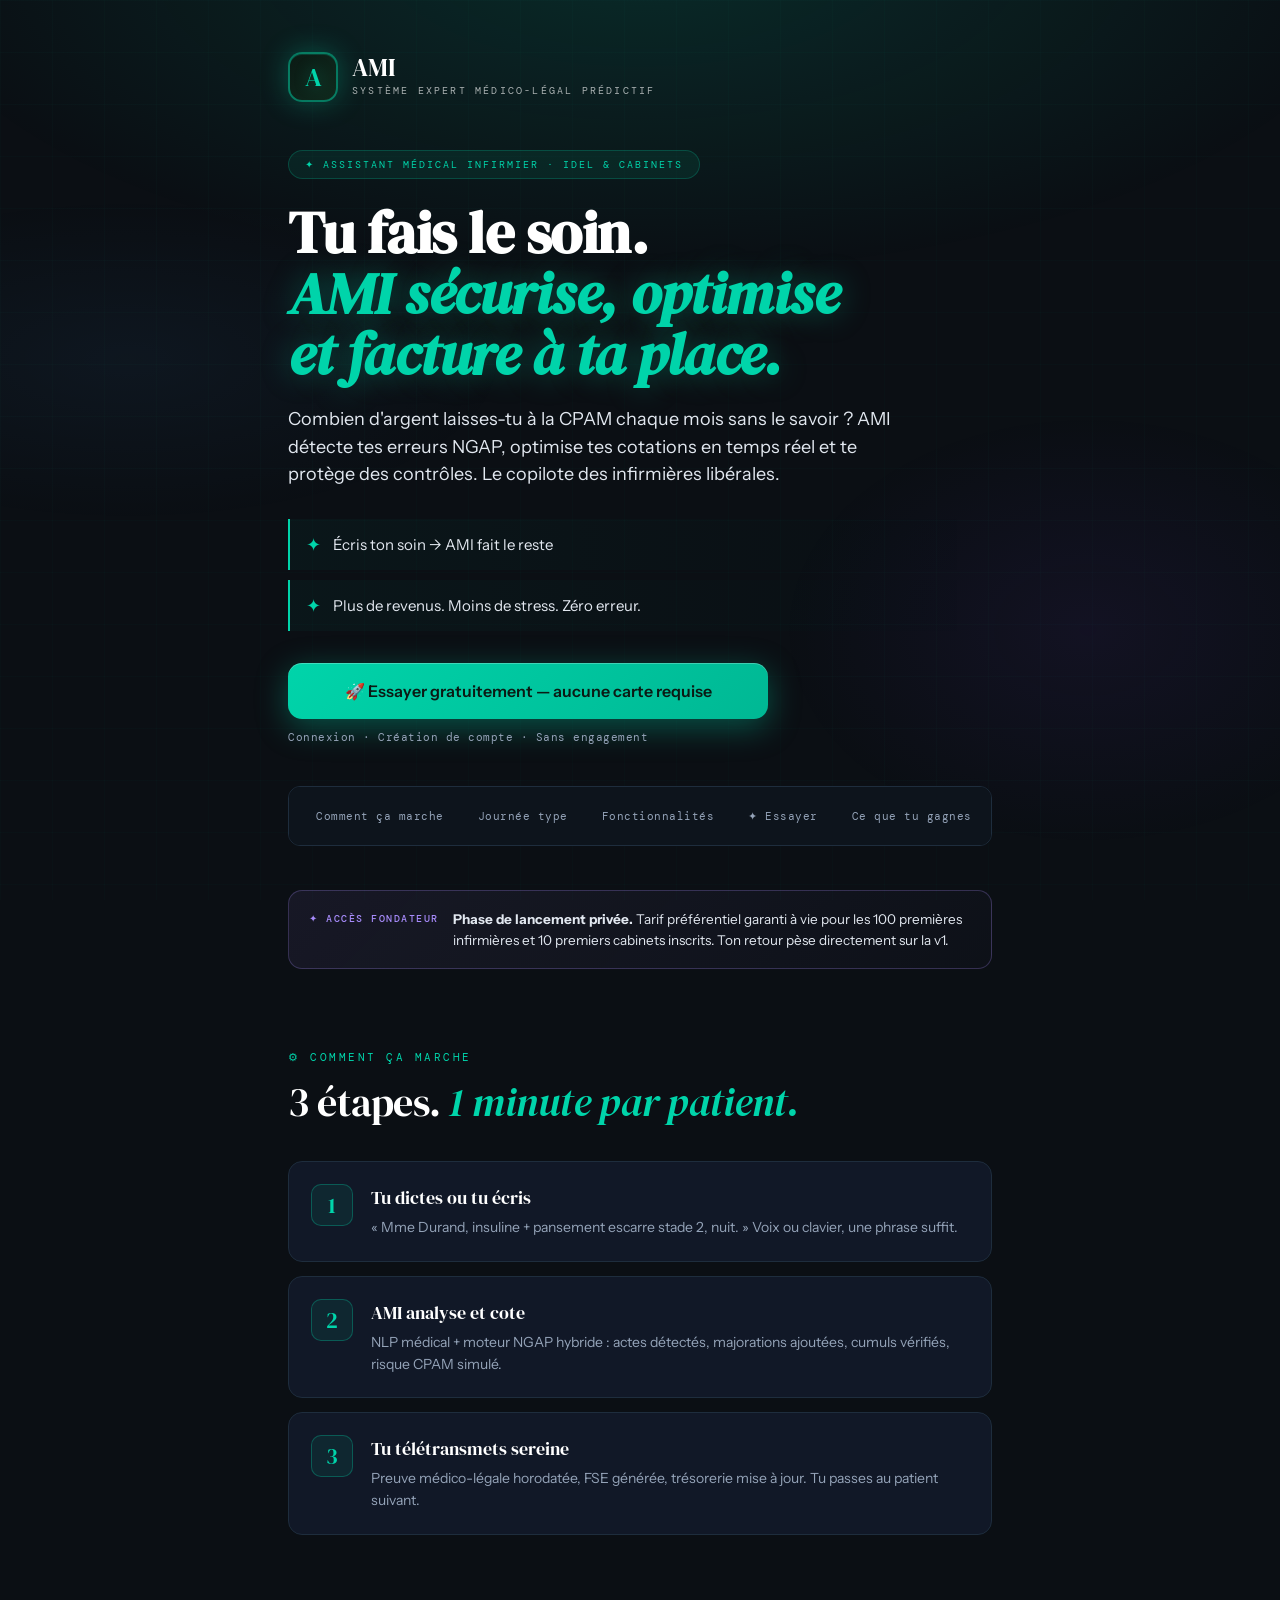
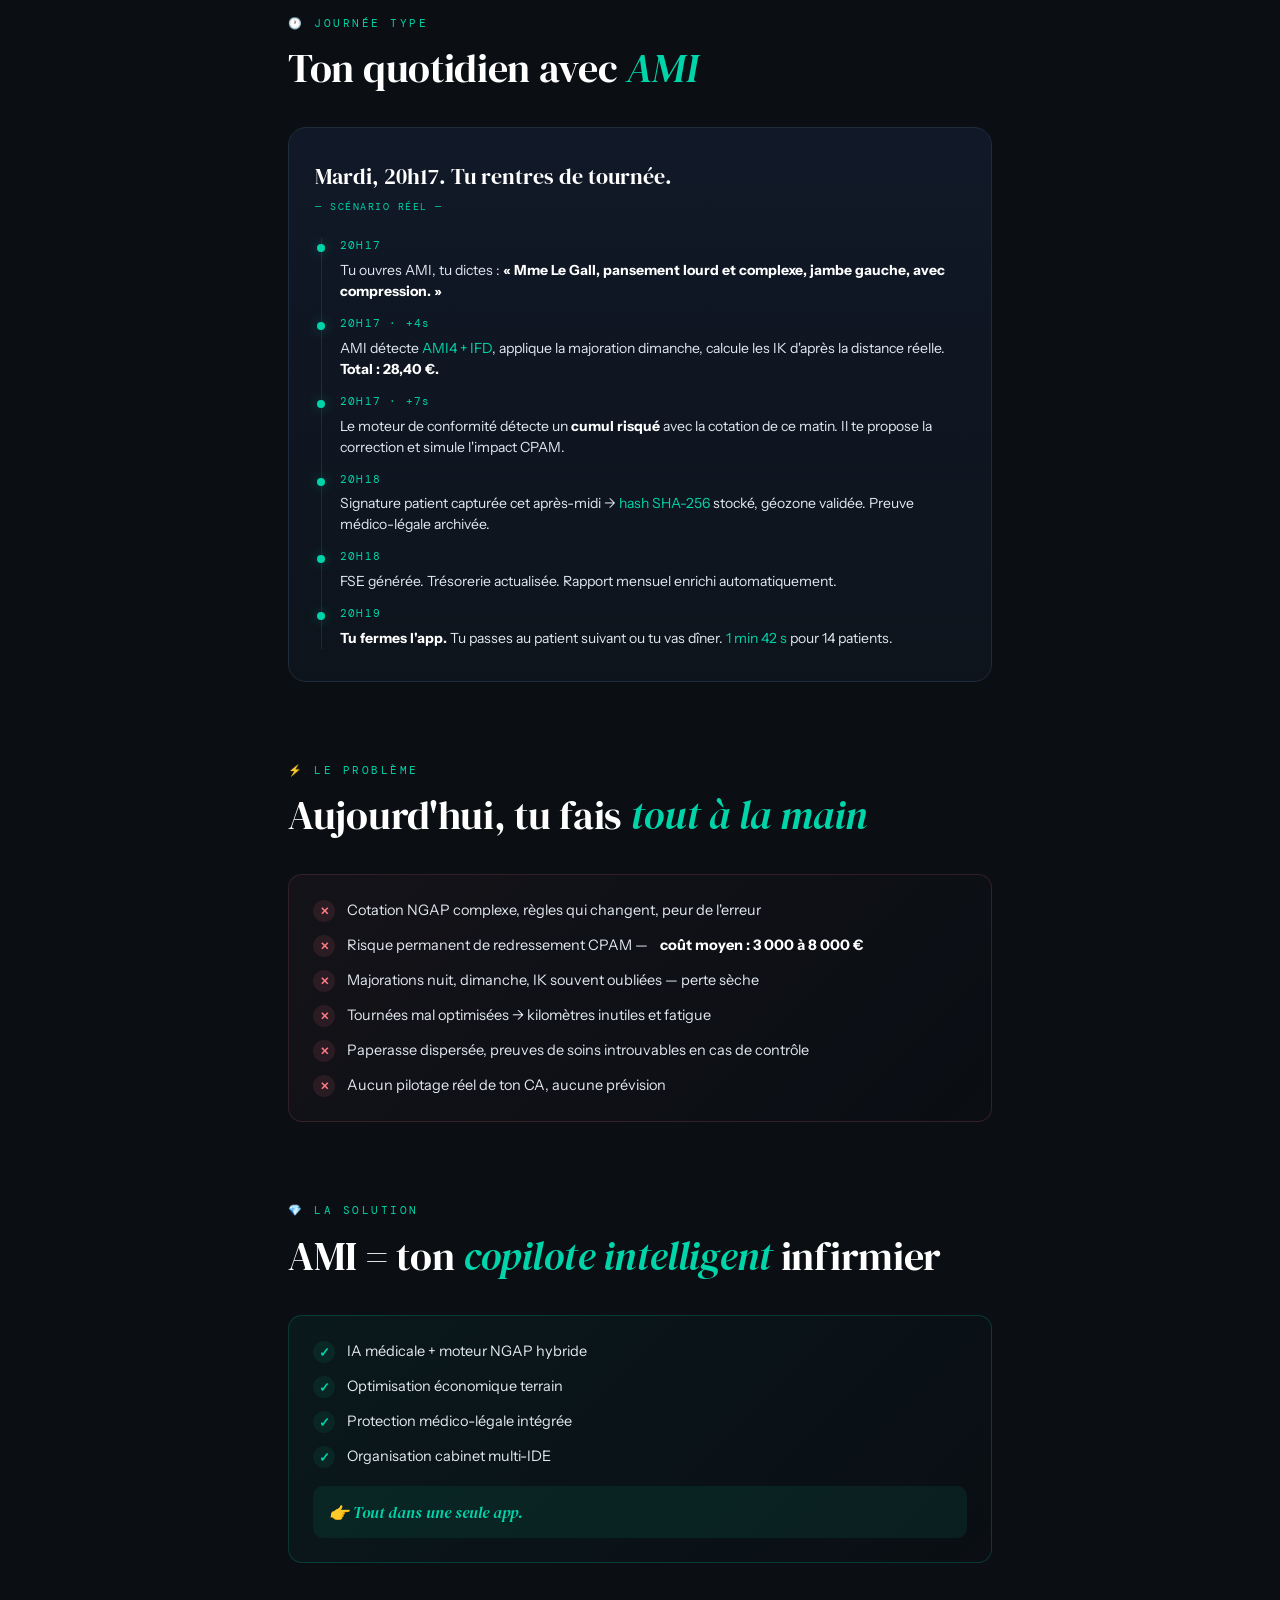
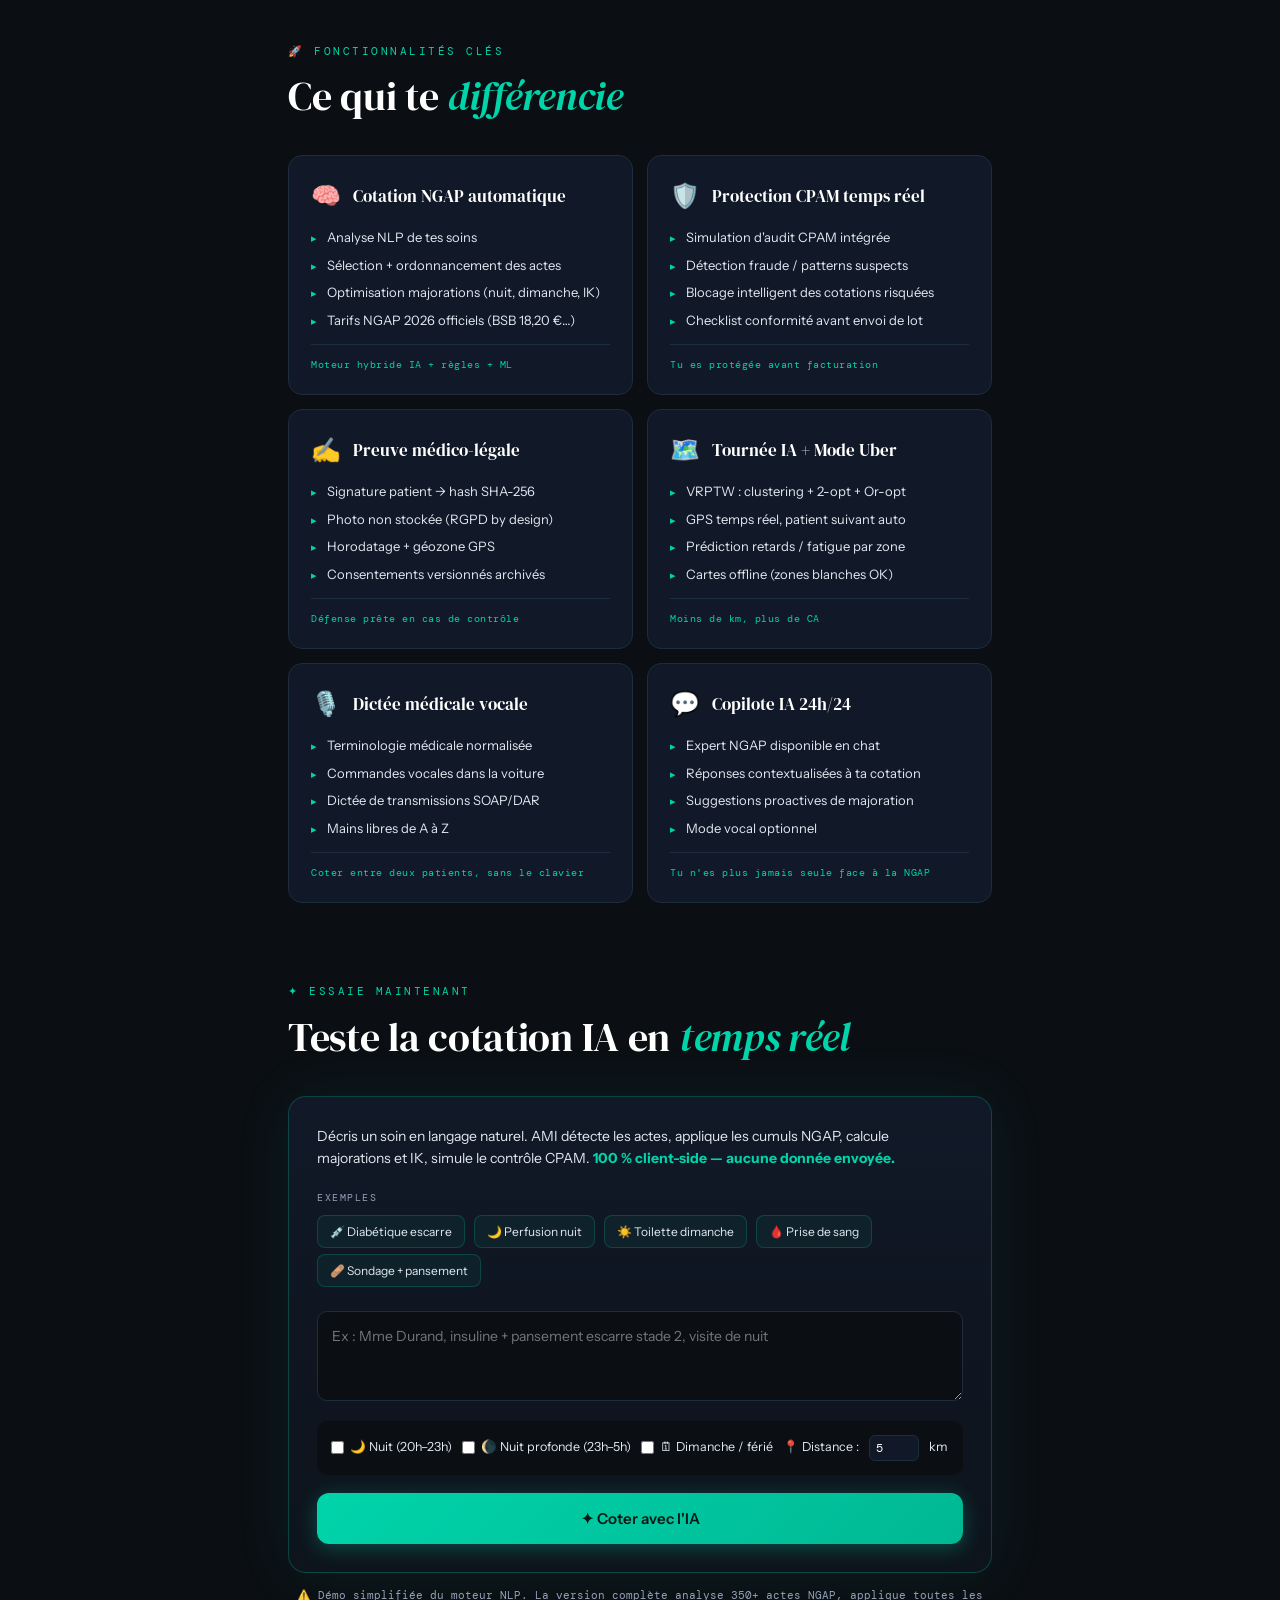
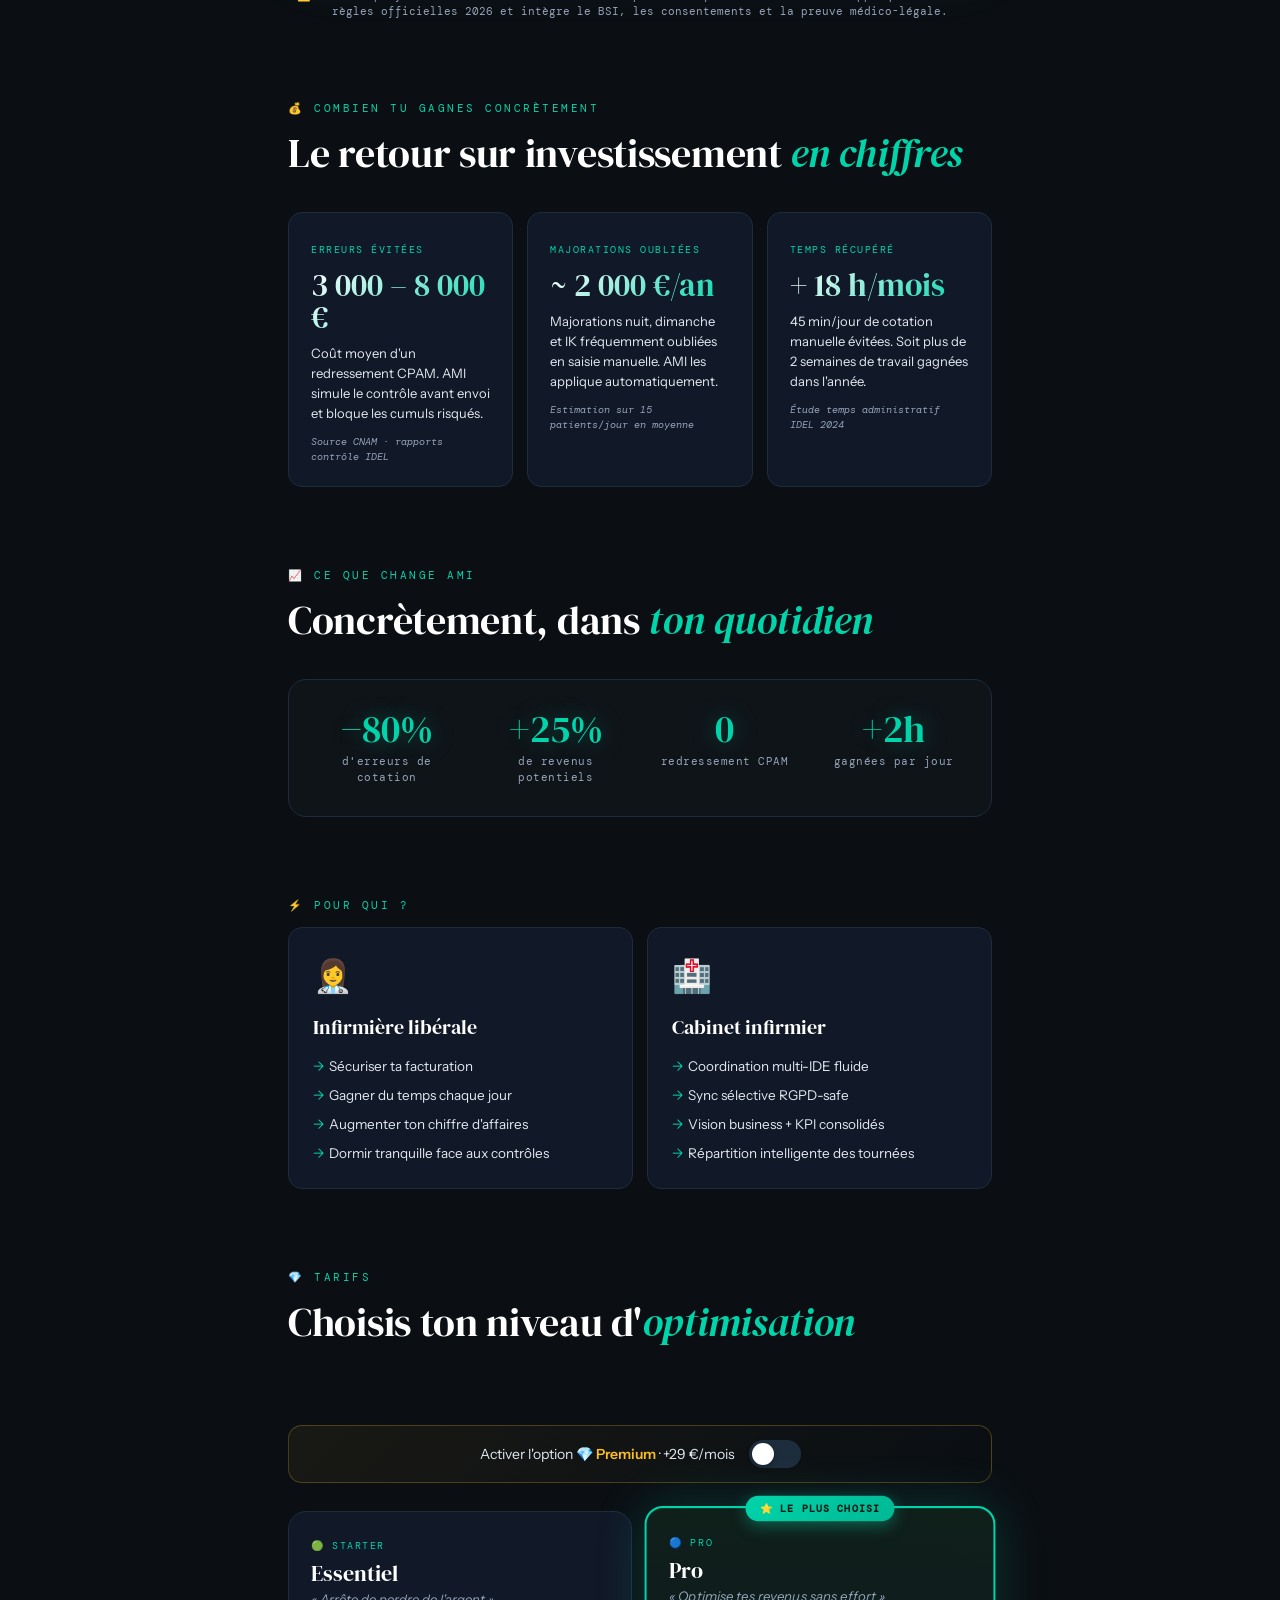
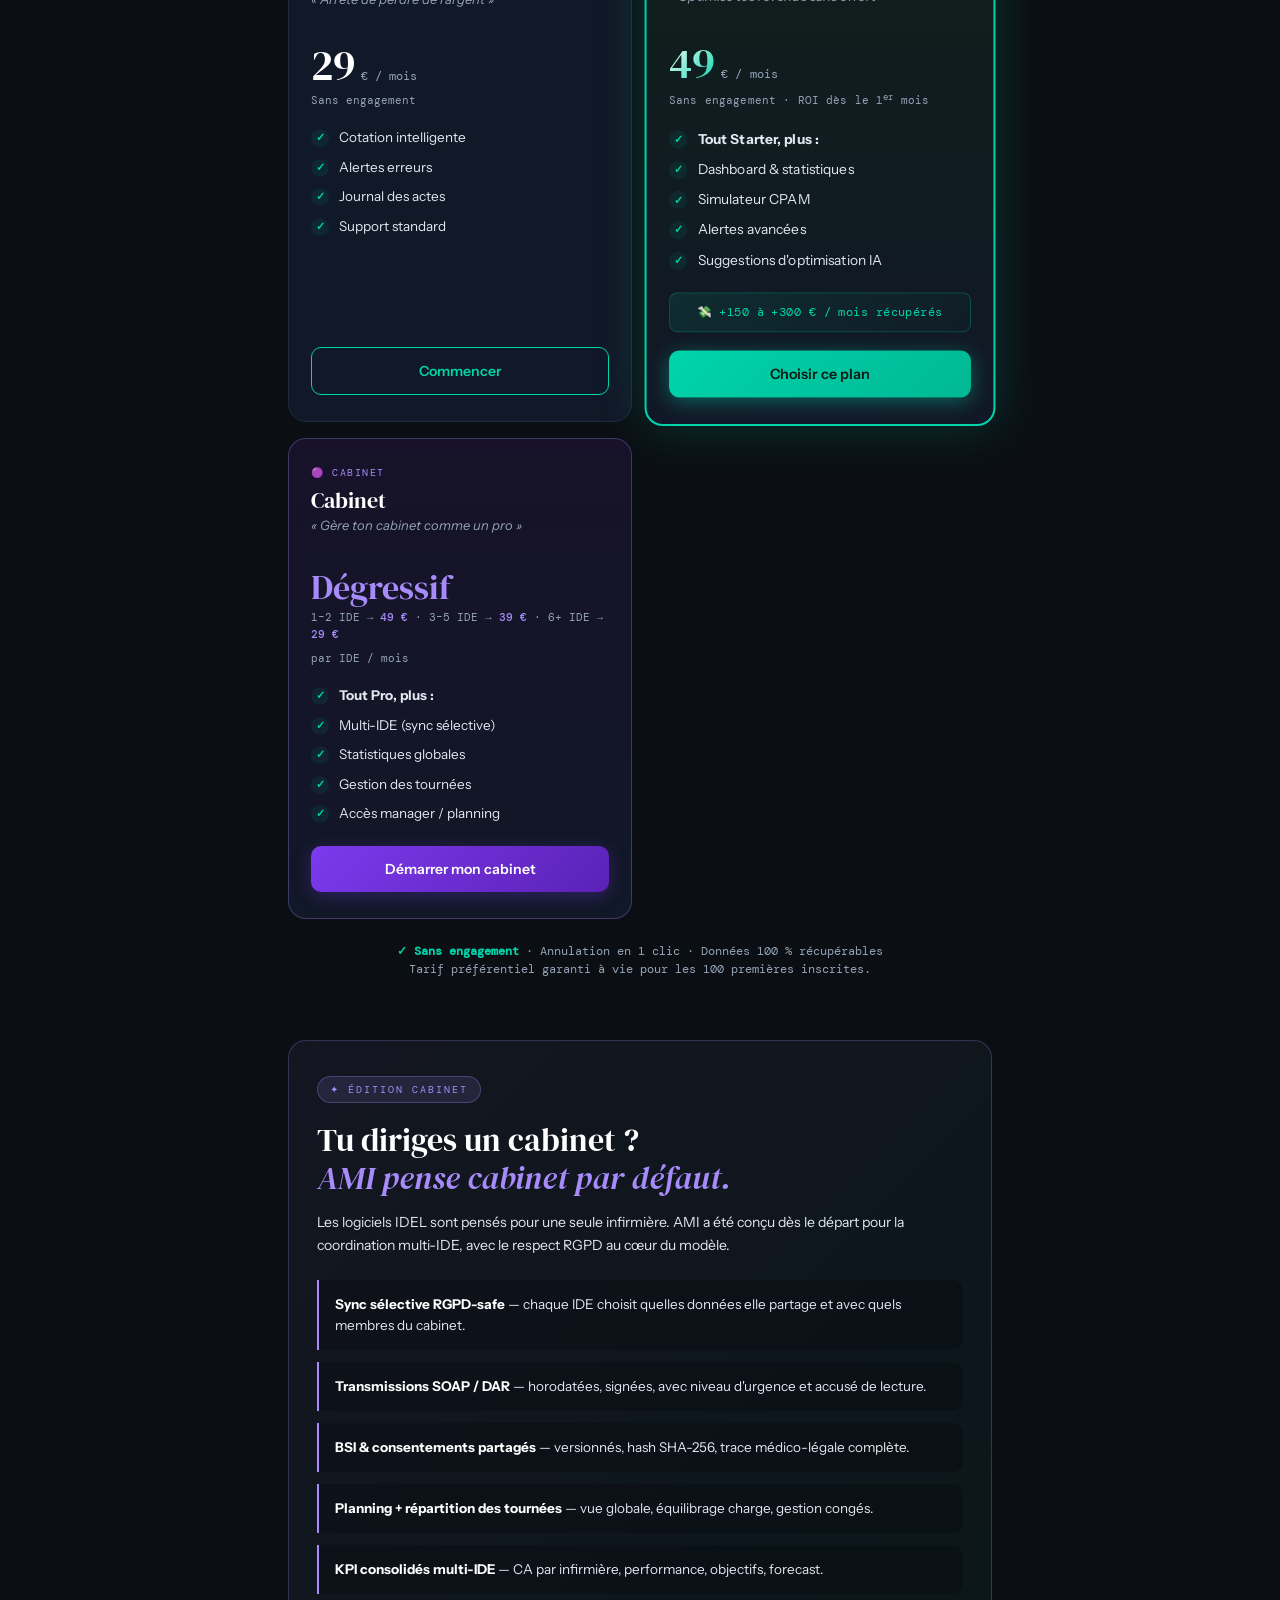
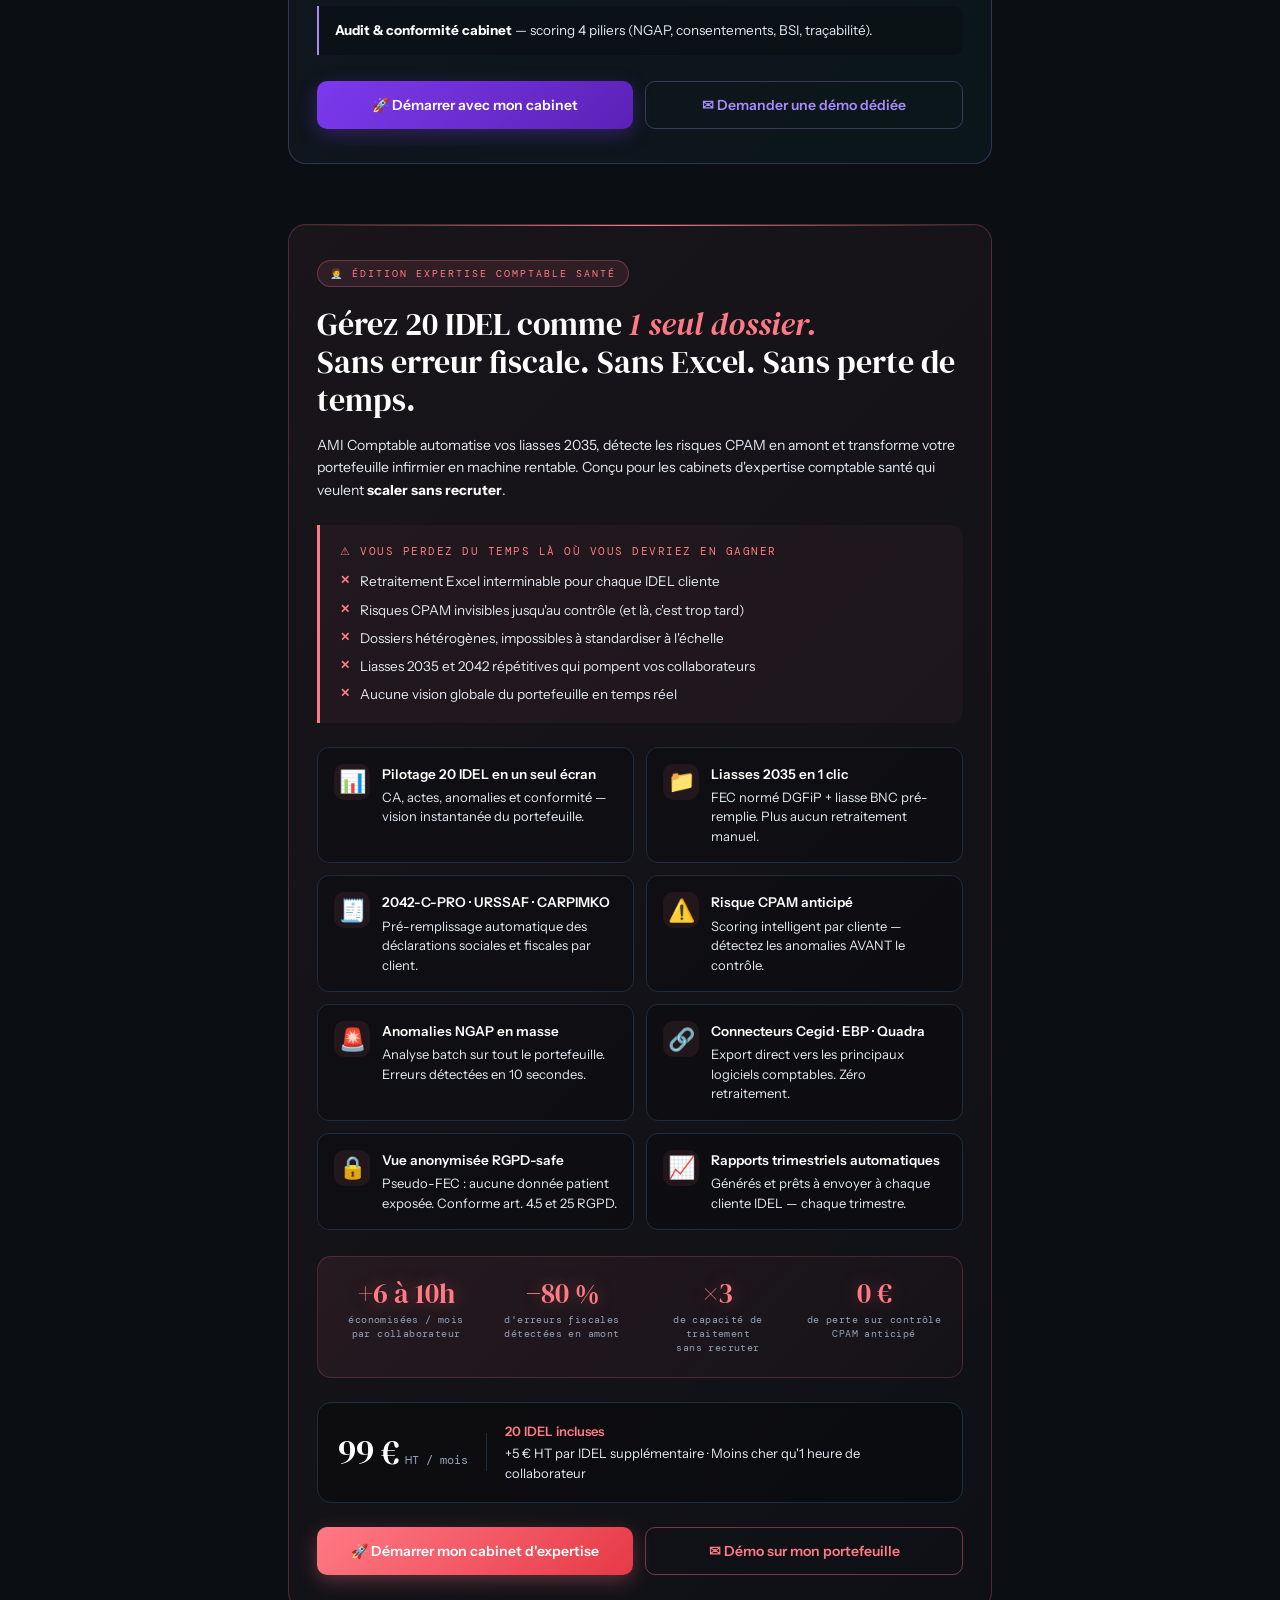
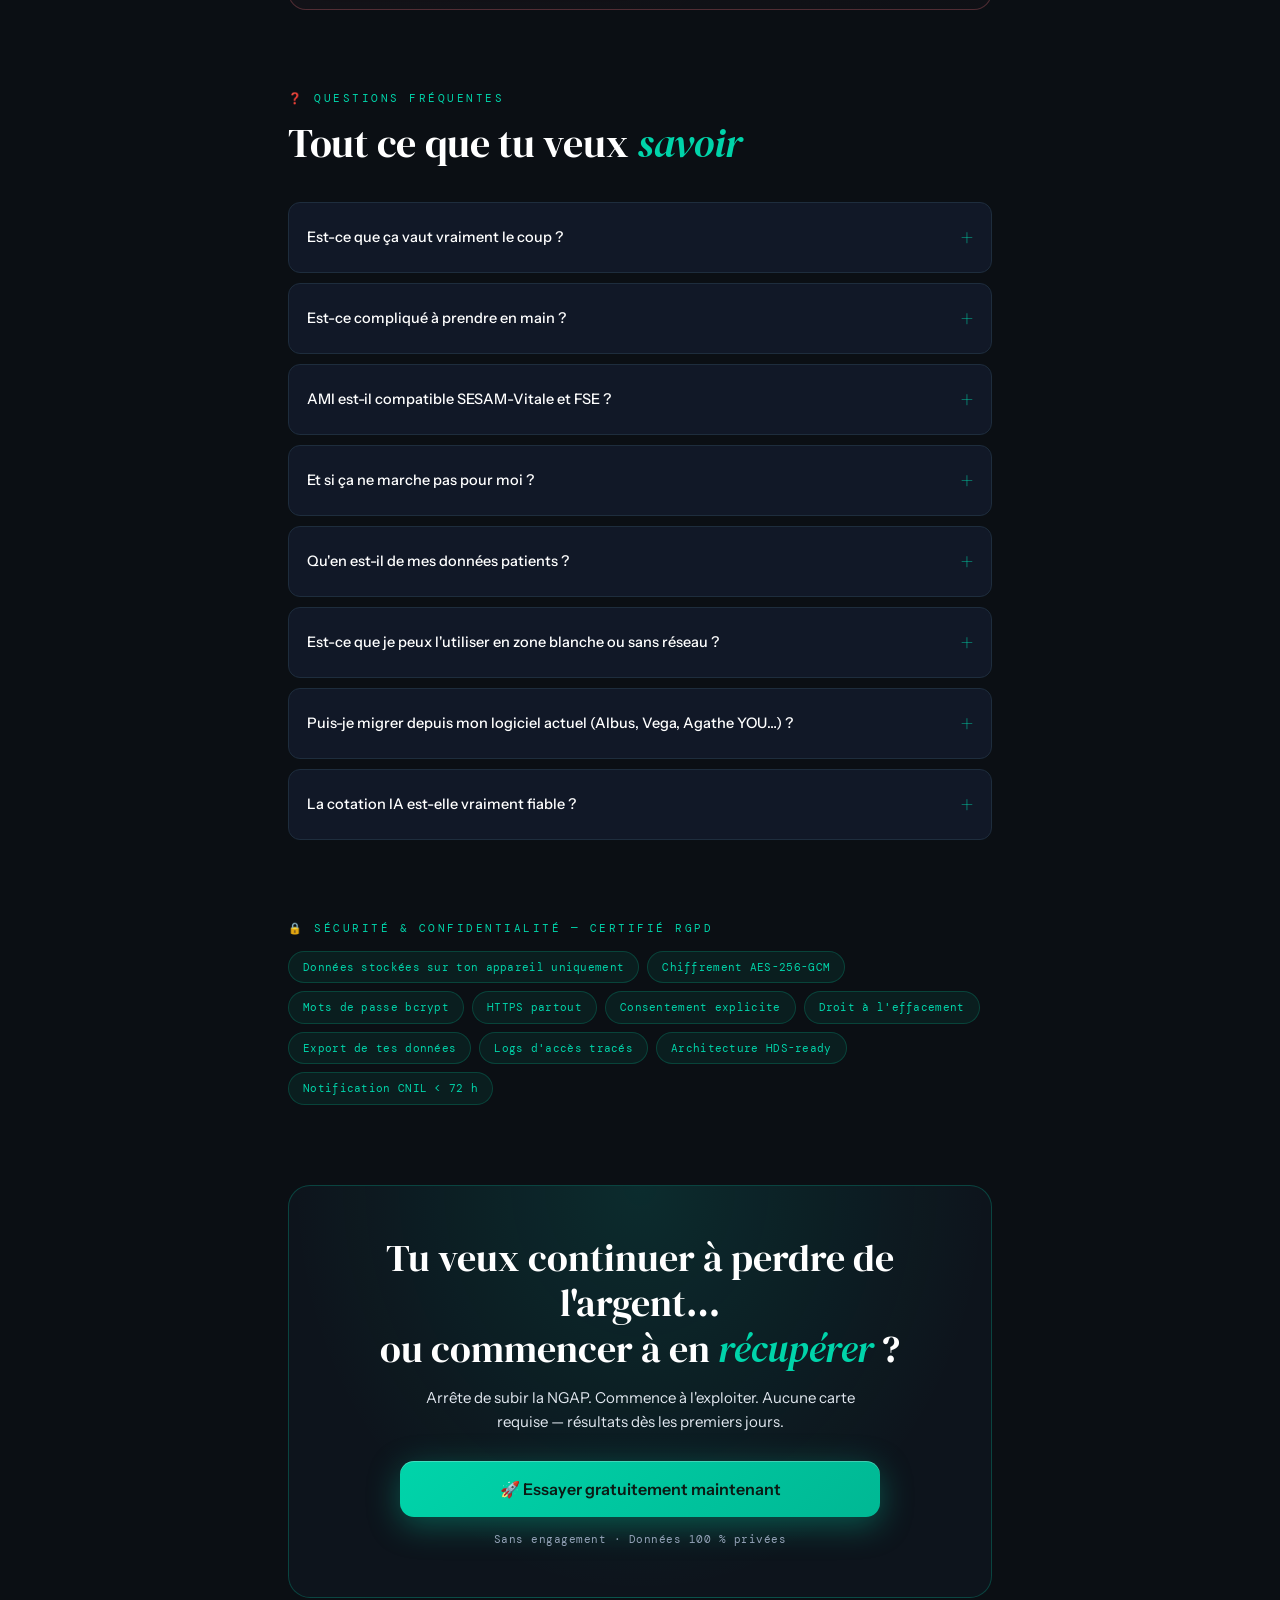
<file: AMI-landing.html>
<!DOCTYPE html>
<html lang="fr">
<head>
<meta charset="UTF-8">
<meta name="viewport" content="width=device-width, initial-scale=1.0, viewport-fit=cover">
<meta name="theme-color" content="#0b0f14">
<title>AMI — Cotation NGAP intelligente pour infirmières libérales</title>
<meta name="description" content="AMI sécurise tes cotations NGAP, optimise tes tournées et te protège des contrôles CPAM. Le copilote des infirmières libérales.">
<link rel="preconnect" href="https://fonts.googleapis.com">
<link rel="preconnect" href="https://fonts.gstatic.com" crossorigin>
<link href="https://fonts.googleapis.com/css2?family=DM+Serif+Display:ital@0;1&family=DM+Mono:wght@400;500&family=Instrument+Sans:ital,wght@0,400;0,500;0,600;1,400&display=swap" rel="stylesheet">
<style>
/* ═══════════════════════════════════════════════════════════
   AMI — LANDING PAGE v2
   Design system: dark medical SaaS · vert performance · violet IA
   ═══════════════════════════════════════════════════════════ */

:root{
  --fs:'DM Serif Display',serif;
  --fb:'Instrument Sans',sans-serif;
  --fm:'DM Mono',monospace;

  --bg:#0b0f14;
  --bg-2:#0f1419;
  --surface:#111827;
  --surface-2:#0d141c;
  --border:#1e2d3d;
  --border-soft:rgba(0,212,170,.15);

  --text:#ffffff;
  --text-soft:#e2e8f0;
  --muted:#94a3b8;
  --muted-2:#64748b;

  --green:#00d4aa;
  --green-glow:rgba(0,212,170,.35);
  --green-soft:rgba(0,212,170,.08);

  --violet:#a78bfa;
  --violet-2:#7c3aed;
  --violet-soft:rgba(167,139,250,.12);

  --pink:#FF7A85;
  --gold:#fbbf24;
}

*{box-sizing:border-box;margin:0;padding:0}
html{scroll-behavior:smooth}
body{
  font-family:var(--fb);
  background:var(--bg);
  color:var(--text);
  line-height:1.5;
  -webkit-font-smoothing:antialiased;
  overflow-x:hidden;
}

/* ─── BACKGROUND ATMOSPHÉRIQUE ─── */
.lp-bg{
  position:fixed;inset:0;pointer-events:none;z-index:0;
  background-image:
    radial-gradient(ellipse 90% 55% at 50% -5%,rgba(0,212,170,.14) 0%,transparent 65%),
    radial-gradient(ellipse 40% 40% at 85% 70%,rgba(124,58,237,.07) 0%,transparent 60%),
    radial-gradient(ellipse 50% 30% at 10% 40%,rgba(79,168,255,.05) 0%,transparent 60%),
    linear-gradient(rgba(0,212,170,.018) 1px,transparent 1px),
    linear-gradient(90deg,rgba(0,212,170,.018) 1px,transparent 1px);
  background-size:100% 100%,100% 100%,100% 100%,52px 52px,52px 52px;
}

.lp-wrap{
  position:relative;z-index:1;
  max-width:760px;width:100%;
  margin:0 auto;
  padding:52px 28px 140px;
}

/* ═══ TOP BAR ═══ */
.lp-logo{display:flex;align-items:center;gap:14px;margin-bottom:48px}
.lp-mark{
  width:50px;height:50px;
  background:linear-gradient(135deg,#0b1a14,#102a1e);
  border:2px solid rgba(0,212,170,.5);
  border-radius:14px;
  display:grid;place-items:center;
  font-family:var(--fs);font-size:26px;color:var(--green);
  text-shadow:0 0 16px var(--green-glow);
  box-shadow:0 0 28px rgba(0,212,170,.3),inset 0 1px 0 rgba(0,212,170,.18);
}
.lp-app-name{font-family:var(--fs);font-size:25px;color:#fff;line-height:1}
.lp-app-sub{font-family:var(--fm);font-size:9.5px;color:#fff;opacity:.65;letter-spacing:2.2px;text-transform:uppercase;margin-top:4px}

/* ═══ HERO ═══ */
.lp-badge{
  display:inline-flex;align-items:center;gap:6px;
  background:var(--green-soft);
  border:1px solid rgba(0,212,170,.22);
  border-radius:24px;
  padding:6px 16px;
  font-family:var(--fm);font-size:10px;letter-spacing:2px;color:var(--green);
  text-transform:uppercase;margin-bottom:24px;
}

.lp-h1{
  font-family:var(--fs);
  font-size:clamp(34px,6.5vw,58px);
  line-height:1.05;
  color:#fff;
  margin-bottom:20px;
  letter-spacing:-.5px;
}
.lp-h1 em{font-style:italic;color:var(--green);text-shadow:0 0 30px var(--green-glow)}

.lp-subtitle{
  font-size:18px;color:var(--text-soft);
  line-height:1.55;
  margin-bottom:30px;
  max-width:620px;
}

.lp-promise{display:flex;flex-direction:column;gap:10px;margin-bottom:32px}
.lp-promise-item{
  display:flex;align-items:center;gap:12px;
  font-size:15px;color:var(--text-soft);
  padding:12px 16px;
  background:linear-gradient(90deg,rgba(0,212,170,.04),transparent);
  border-left:2px solid var(--green);
  border-radius:0 8px 8px 0;
}
.lp-promise-item::before{content:"✦";color:var(--green);font-family:var(--fs);font-size:18px}

.lp-cta-wrap{margin-bottom:40px}
.lp-cta{
  display:inline-flex;align-items:center;justify-content:center;gap:8px;
  background:linear-gradient(135deg,#00d4aa,#00b894);
  color:#0b1a14;
  font-family:var(--fb);font-weight:600;font-size:16px;
  padding:18px 32px;
  border:none;border-radius:14px;
  cursor:pointer;
  box-shadow:0 8px 32px rgba(0,212,170,.35),inset 0 1px 0 rgba(255,255,255,.25);
  transition:transform .2s,box-shadow .2s;
  width:100%;max-width:480px;
}
.lp-cta:hover{transform:translateY(-2px);box-shadow:0 12px 40px rgba(0,212,170,.5),inset 0 1px 0 rgba(255,255,255,.3)}
.lp-cta-sub{
  font-family:var(--fm);font-size:11px;color:var(--muted);
  margin-top:10px;letter-spacing:.5px;
}

/* ═══ TOC ═══ */
.lp-toc{
  margin:36px 0 44px;
  padding:14px;
  background:var(--surface-2);
  border:1px solid var(--border);
  border-radius:12px;
  overflow-x:auto;
  -webkit-overflow-scrolling:touch;
}
.lp-toc-inner{display:flex;gap:8px;white-space:nowrap}
.lp-toc-link{
  display:inline-block;padding:6px 12px;
  font-family:var(--fm);font-size:11px;color:var(--muted);
  text-decoration:none;letter-spacing:.5px;
  border:1px solid transparent;border-radius:8px;
  transition:all .15s;
}
.lp-toc-link:hover{color:var(--green);border-color:var(--border-soft);background:var(--green-soft)}

/* ═══ FOUNDER BADGE ═══ */
.lp-founder{
  display:flex;align-items:flex-start;gap:14px;
  padding:18px 20px;
  background:linear-gradient(135deg,rgba(167,139,250,.08),rgba(167,139,250,.02));
  border:1px solid rgba(167,139,250,.25);
  border-radius:14px;
  margin-bottom:60px;
}
.lp-founder-badge{
  font-family:var(--fm);font-size:10px;letter-spacing:1.5px;color:var(--violet);
  text-transform:uppercase;font-weight:500;
  white-space:nowrap;flex-shrink:0;
  padding-top:2px;
}
.lp-founder-txt{font-size:13.5px;color:var(--text-soft);line-height:1.5}

/* ═══ SECTION LABELS / TITRES ═══ */
.lp-sec-label{
  font-family:var(--fm);font-size:11px;letter-spacing:2.5px;color:var(--green);
  text-transform:uppercase;
  margin:80px 0 14px;
}
.lp-sec-h2{
  font-family:var(--fs);font-size:clamp(26px,4.5vw,40px);line-height:1.15;
  color:#fff;margin-bottom:36px;letter-spacing:-.3px;
}
.lp-sec-h2 em{font-style:italic;color:var(--green)}

/* ═══ STEPS (3 étapes) ═══ */
.lp-steps{display:grid;gap:14px}
.lp-step{
  display:flex;gap:18px;align-items:flex-start;
  padding:22px;
  background:var(--surface);
  border:1px solid var(--border);
  border-radius:14px;
  transition:border-color .2s,transform .2s;
}
.lp-step:hover{border-color:rgba(0,212,170,.3);transform:translateX(4px)}
.lp-step-num{
  flex-shrink:0;
  width:42px;height:42px;
  background:var(--green-soft);
  border:1px solid rgba(0,212,170,.3);
  border-radius:10px;
  display:grid;place-items:center;
  font-family:var(--fs);font-size:22px;color:var(--green);
}
.lp-step-t{font-family:var(--fs);font-size:18px;color:#fff;margin-bottom:6px}
.lp-step-d{font-size:14px;color:var(--muted);line-height:1.55}

/* ═══ JOURNÉE TYPE (timeline) ═══ */
.lp-day{
  background:linear-gradient(180deg,var(--surface) 0%,var(--surface-2) 100%);
  border:1px solid var(--border);
  border-radius:18px;
  padding:32px 26px;
}
.lp-day-h{font-family:var(--fs);font-size:22px;color:#fff;margin-bottom:6px}
.lp-day-sub{font-family:var(--fm);font-size:10px;color:var(--green);letter-spacing:1.5px;text-transform:uppercase;margin-bottom:24px}
.lp-day-timeline{display:flex;flex-direction:column;gap:14px;border-left:1px solid var(--border-soft);padding-left:18px;margin-left:6px}
.lp-day-row{display:flex;flex-direction:column;gap:6px;position:relative}
.lp-day-row::before{
  content:"";position:absolute;left:-23px;top:6px;
  width:8px;height:8px;border-radius:50%;
  background:var(--green);box-shadow:0 0 12px var(--green-glow);
}
.lp-day-time{font-family:var(--fm);font-size:10.5px;color:var(--green);letter-spacing:1.2px}
.lp-day-event{font-size:14px;color:var(--text-soft);line-height:1.5}
.lp-day-event strong{color:#fff}
.lp-day-event em{color:var(--green);font-style:normal}

/* ═══ PROBLEM ═══ */
.lp-problem{
  background:linear-gradient(135deg,rgba(255,122,133,.04),transparent);
  border:1px solid rgba(255,122,133,.15);
  border-radius:14px;
  padding:24px;
}
.lp-prob-list{display:flex;flex-direction:column;gap:12px}
.lp-prob-item{
  display:flex;align-items:flex-start;gap:12px;
  font-size:14.5px;color:var(--text-soft);line-height:1.55;
}
.lp-prob-item::before{
  content:"✕";color:var(--pink);font-weight:700;
  flex-shrink:0;width:22px;height:22px;
  background:rgba(255,122,133,.1);border-radius:50%;
  display:grid;place-items:center;font-size:11px;
  margin-top:1px;
}

/* ═══ SOLUTION ═══ */
.lp-solution{
  background:linear-gradient(135deg,rgba(0,212,170,.05),transparent);
  border:1px solid rgba(0,212,170,.2);
  border-radius:14px;
  padding:24px;
}
.lp-sol-list{display:flex;flex-direction:column;gap:12px;margin-bottom:18px}
.lp-sol-item{
  display:flex;align-items:flex-start;gap:12px;
  font-size:14.5px;color:var(--text-soft);line-height:1.55;
}
.lp-sol-item::before{
  content:"✓";color:var(--green);font-weight:700;
  flex-shrink:0;width:22px;height:22px;
  background:var(--green-soft);border-radius:50%;
  display:grid;place-items:center;font-size:13px;
  margin-top:1px;
}
.lp-sol-note{
  margin-top:18px;
  padding:14px 16px;
  background:var(--green-soft);
  border-radius:10px;
  font-family:var(--fs);font-size:16px;color:var(--green);
  font-style:italic;
}

/* ═══ FEATURES GRID ═══ */
.lp-grid{display:grid;grid-template-columns:repeat(auto-fit,minmax(280px,1fr));gap:14px}
.lp-card{
  background:var(--surface);
  border:1px solid var(--border);
  border-radius:14px;
  padding:22px;
  transition:border-color .2s,transform .2s;
}
.lp-card:hover{border-color:rgba(0,212,170,.3);transform:translateY(-3px)}
.lp-card-head{display:flex;align-items:center;gap:12px;margin-bottom:14px}
.lp-card-icon{font-size:24px}
.lp-card-t{font-family:var(--fs);font-size:17px;color:#fff;line-height:1.2}
.lp-card-list{display:flex;flex-direction:column;gap:8px;margin-bottom:14px}
.lp-card-li{
  font-size:13px;color:var(--text-soft);
  padding-left:16px;position:relative;line-height:1.5;
}
.lp-card-li::before{
  content:"▸";position:absolute;left:0;color:var(--green);font-size:11px;top:2px;
}
.lp-card-tag{
  font-family:var(--fm);font-size:10px;color:var(--green);
  letter-spacing:.5px;
  padding-top:12px;border-top:1px solid var(--border);
}

/* ═══ SIMULATEUR (CONSERVÉ — IDs préservés) ═══ */
.lp-sim-sec{margin-bottom:60px}
.lp-sim-box{
  background:linear-gradient(180deg,var(--surface) 0%,var(--surface-2) 100%);
  border:1px solid rgba(0,212,170,.25);
  border-radius:18px;
  padding:28px;
  box-shadow:0 0 60px rgba(0,212,170,.08);
}
.lp-sim-desc{
  font-size:14px;color:var(--text-soft);line-height:1.6;
  margin-bottom:20px;
}
.lp-sim-desc strong{color:var(--green)}

.lp-sim-qp{margin-bottom:18px}
.lp-sim-qp-label{
  display:block;
  font-family:var(--fm);font-size:10px;color:var(--muted);
  letter-spacing:1.5px;text-transform:uppercase;
  margin-bottom:10px;
}
.lp-sim-qp-btn{
  display:inline-block;
  margin:0 6px 6px 0;
  padding:8px 12px;
  background:rgba(0,212,170,.06);
  border:1px solid rgba(0,212,170,.2);
  border-radius:8px;
  color:var(--text-soft);font-family:var(--fb);font-size:12px;
  cursor:pointer;
  transition:all .15s;
}
.lp-sim-qp-btn:hover{background:var(--green-soft);border-color:var(--green);color:var(--green)}

#lp-sim-input{
  width:100%;
  min-height:90px;
  padding:14px;
  background:var(--bg);
  border:1px solid var(--border);
  border-radius:10px;
  color:#fff;
  font-family:var(--fb);font-size:14px;line-height:1.5;
  resize:vertical;
  margin-bottom:14px;
}
#lp-sim-input:focus{outline:none;border-color:var(--green);box-shadow:0 0 0 3px rgba(0,212,170,.15)}

.lp-sim-toggles{
  display:flex;flex-wrap:wrap;gap:10px;
  margin-bottom:18px;
  padding:14px;background:var(--bg);border-radius:10px;
}
.lp-sim-tg{
  display:flex;align-items:center;gap:6px;
  font-size:12.5px;color:var(--text-soft);
  cursor:pointer;
}
.lp-sim-tg input[type="checkbox"]{accent-color:var(--green)}
.lp-sim-tg input[type="number"]{
  width:50px;
  background:var(--surface);
  border:1px solid var(--border);
  border-radius:6px;
  padding:4px 6px;color:#fff;font-family:var(--fm);font-size:12px;
  margin:0 4px;
}

.lp-sim-btn{
  width:100%;
  padding:16px;
  background:linear-gradient(135deg,var(--green),#00b894);
  color:#0b1a14;
  font-family:var(--fb);font-weight:600;font-size:15px;
  border:none;border-radius:12px;
  cursor:pointer;
  box-shadow:0 4px 20px rgba(0,212,170,.3);
  transition:transform .15s,box-shadow .15s;
}
.lp-sim-btn:hover{transform:translateY(-1px);box-shadow:0 6px 24px rgba(0,212,170,.4)}

.lp-sim-result{margin-top:20px;padding:20px;background:var(--bg);border-radius:12px}
.lp-sim-steps{display:flex;flex-direction:column;gap:8px}
.lp-sim-step{
  font-family:var(--fm);font-size:12px;color:var(--muted);
  padding:8px 12px;
  background:var(--surface);
  border-left:2px solid var(--border);border-radius:0 6px 6px 0;
  transition:all .3s;
}
.lp-sim-step.active{color:var(--green);border-left-color:var(--green);background:var(--green-soft)}
.lp-sim-out{margin-top:14px;font-size:13px;line-height:1.6}

.lp-sim-disclaimer{
  margin-top:14px;
  font-family:var(--fm);font-size:11px;color:var(--muted);
  line-height:1.5;text-align:center;
}

/* ── Simulator output (résultat NLP réel) ── */
.lp-sim-out-h{font-family:var(--fm);font-size:10px;letter-spacing:2px;text-transform:uppercase;color:var(--green);margin-bottom:10px;margin-top:16px}
.lp-sim-out-h:first-child{margin-top:0}
.lp-sim-line{display:flex;justify-content:space-between;align-items:baseline;gap:12px;padding:9px 12px;background:rgba(11,15,20,.4);border-radius:8px;margin-bottom:6px;border-left:3px solid rgba(0,212,170,.4)}
.lp-sim-line-l{display:flex;flex-direction:column;gap:2px;flex:1;min-width:0}
.lp-sim-line-code{font-family:var(--fm);font-size:10.5px;color:var(--green);letter-spacing:1px}
.lp-sim-line-lbl{font-size:13px;color:#d8e4ec;line-height:1.35}
.lp-sim-line-lbl small{color:#8aa3b5;font-size:11px;display:block;margin-top:2px}
.lp-sim-line-v{font-family:var(--fm);font-size:14px;color:#ffffff;font-weight:700;white-space:nowrap}
.lp-sim-line.maj{border-left-color:#ffc857}
.lp-sim-line.maj .lp-sim-line-code{color:#ffc857}
.lp-sim-line.ik{border-left-color:#7fc0ff}
.lp-sim-line.ik .lp-sim-line-code{color:#7fc0ff}
.lp-sim-line.discount{opacity:.85}
.lp-sim-line.discount .lp-sim-line-v{color:#ff9980}
.lp-sim-line.discount .lp-sim-line-v::before{content:'−';margin-right:2px}

.lp-sim-total{display:flex;justify-content:space-between;align-items:center;gap:12px;padding:14px 16px;margin-top:12px;background:linear-gradient(135deg,rgba(0,212,170,.12),rgba(0,212,170,.05));border:1px solid rgba(0,212,170,.3);border-radius:12px}
.lp-sim-total-l{font-family:var(--fs);font-size:16px;color:#ffffff}
.lp-sim-total-v{font-family:var(--fs);font-size:24px;color:var(--green);line-height:1}

.lp-sim-compare{margin-top:14px;padding:14px 16px;background:rgba(255,200,87,.06);border:1px solid rgba(255,200,87,.22);border-radius:12px;display:flex;justify-content:space-between;align-items:center;gap:12px;flex-wrap:wrap}
.lp-sim-compare-l{flex:1;min-width:0}
.lp-sim-compare-lbl{font-size:11.5px;color:#e8dcc4;line-height:1.5}
.lp-sim-compare-lbl strong{color:#ffc857;font-weight:700}
.lp-sim-compare-gain{font-family:var(--fs);font-size:22px;color:#ffc857;white-space:nowrap}
.lp-sim-compare-gain::before{content:'+';margin-right:2px}

.lp-sim-audit{margin-top:12px;padding:14px 16px;background:rgba(0,212,170,.04);border:1px solid rgba(0,212,170,.18);border-radius:12px}
.lp-sim-audit-top{display:flex;justify-content:space-between;align-items:center;gap:12px;margin-bottom:10px}
.lp-sim-audit-t{font-family:var(--fm);font-size:10.5px;letter-spacing:1.5px;text-transform:uppercase;color:var(--green)}
.lp-sim-audit-badge{font-family:var(--fm);font-size:10px;color:#ffffff;background:rgba(0,212,170,.22);border:1px solid rgba(0,212,170,.5);padding:4px 10px;border-radius:14px;letter-spacing:1px;white-space:nowrap}
.lp-sim-audit-list{display:flex;flex-direction:column;gap:5px}
.lp-sim-audit-li{font-size:12px;color:#c8d8e4;display:flex;gap:8px;line-height:1.4}
.lp-sim-audit-li::before{content:'✓';color:var(--green);flex-shrink:0;font-weight:800}

.lp-sim-empty{padding:14px 16px;background:rgba(255,159,128,.06);border:1px solid rgba(255,159,128,.22);border-radius:12px;font-size:13px;color:#e8c8bc;line-height:1.55}
.lp-sim-empty strong{color:#ff9980}

.lp-sim-cta{margin-top:14px;text-align:center}
.lp-sim-cta-btn{background:transparent;color:var(--green);border:1px solid rgba(0,212,170,.35);border-radius:10px;padding:10px 20px;font-family:var(--fb);font-size:13px;font-weight:600;cursor:pointer;transition:all .18s}
.lp-sim-cta-btn:hover{background:var(--green-soft);border-color:rgba(0,212,170,.5)}

/* ═══ ROI CARDS ═══ */
.lp-roi{display:grid;grid-template-columns:repeat(auto-fit,minmax(220px,1fr));gap:14px}
.lp-roi-card{
  background:var(--surface);
  border:1px solid var(--border);
  border-radius:14px;
  padding:22px;
  position:relative;
}
.lp-roi-tag{
  display:inline-block;
  font-family:var(--fm);font-size:10px;color:var(--green);
  letter-spacing:1.5px;text-transform:uppercase;
  margin-bottom:12px;
}
.lp-roi-v{
  font-family:var(--fs);font-size:32px;color:#fff;
  line-height:1;margin-bottom:10px;
  background:linear-gradient(135deg,#fff,var(--green));
  -webkit-background-clip:text;-webkit-text-fill-color:transparent;
}
.lp-roi-l{font-size:13px;color:var(--text-soft);line-height:1.55;margin-bottom:10px}
.lp-roi-src{font-family:var(--fm);font-size:10px;color:var(--muted);font-style:italic}

/* ═══ STATS ═══ */
.lp-stats{
  display:grid;grid-template-columns:repeat(auto-fit,minmax(140px,1fr));gap:14px;
  background:var(--bg-2);
  border:1px solid var(--border);
  border-radius:18px;
  padding:30px 20px;
}
.lp-stat{text-align:center}
.lp-stat-v{
  font-family:var(--fs);font-size:38px;color:var(--green);
  line-height:1;margin-bottom:6px;
  text-shadow:0 0 24px var(--green-glow);
}
.lp-stat-l{font-family:var(--fm);font-size:10.5px;color:var(--muted);letter-spacing:.5px}

/* ═══ AUDIENCE ═══ */
.lp-audience{display:grid;grid-template-columns:repeat(auto-fit,minmax(280px,1fr));gap:14px}
.lp-aud-card{
  background:var(--surface);
  border:1px solid var(--border);
  border-radius:14px;
  padding:24px;
}
.lp-aud-icon{font-size:32px;margin-bottom:12px}
.lp-aud-t{font-family:var(--fs);font-size:20px;color:#fff;margin-bottom:14px}
.lp-aud-list{display:flex;flex-direction:column;gap:8px}
.lp-aud-item{
  font-size:13.5px;color:var(--text-soft);
  padding-left:16px;position:relative;line-height:1.55;
}
.lp-aud-item::before{content:"→";position:absolute;left:0;color:var(--green)}

/* ═══ CABINET B2B ═══ */
.lp-cabinet{
  background:linear-gradient(135deg,rgba(167,139,250,.06),rgba(0,212,170,.04));
  border:1px solid rgba(167,139,250,.25);
  border-radius:18px;
  padding:34px 28px;
  margin:60px 0;
}
.lp-cab-badge{
  display:inline-block;
  font-family:var(--fm);font-size:10px;color:var(--violet);
  letter-spacing:2px;text-transform:uppercase;
  padding:5px 12px;
  background:var(--violet-soft);
  border:1px solid rgba(167,139,250,.3);
  border-radius:20px;
  margin-bottom:18px;
}
.lp-cab-h{font-family:var(--fs);font-size:clamp(24px,4vw,32px);line-height:1.2;color:#fff;margin-bottom:14px}
.lp-cab-h em{color:var(--violet);font-style:italic}
.lp-cab-p{font-size:14px;color:var(--text-soft);line-height:1.6;margin-bottom:24px}
.lp-cab-grid{display:grid;gap:12px;margin-bottom:26px}
.lp-cab-feat{
  padding:14px 16px;
  background:rgba(0,0,0,.2);
  border-left:2px solid var(--violet);
  border-radius:0 10px 10px 0;
  font-size:13.5px;color:var(--text-soft);line-height:1.55;
}
.lp-cab-feat strong{color:#fff}
.lp-cab-cta{display:flex;flex-wrap:wrap;gap:12px}
.lp-cab-cta button{
  flex:1;min-width:200px;
  padding:14px 20px;
  background:linear-gradient(135deg,var(--violet-2),#5b21b6);
  color:#fff;
  font-family:var(--fb);font-weight:600;font-size:14px;
  border:none;border-radius:10px;cursor:pointer;
  box-shadow:0 6px 20px rgba(124,58,237,.3);
  transition:transform .15s;
}
.lp-cab-cta button:hover{transform:translateY(-2px)}
.lp-cab-cta-secondary{
  background:transparent !important;
  border:1px solid rgba(167,139,250,.3) !important;
  color:var(--violet) !important;
  box-shadow:none !important;
}

/* ════════════════════════════════════════════════
   ✦ EXPERTISE COMPTABLE SANTÉ ✦
   Cible : cabinets d'expertise comptable santé
   ════════════════════════════════════════════════ */
.lp-compta{
  background:linear-gradient(135deg,rgba(255,122,133,.06),rgba(255,122,133,.02));
  border:1px solid rgba(255,122,133,.25);
  border-radius:18px;
  padding:34px 28px;
  margin:60px 0;
  position:relative;
  overflow:hidden;
}
.lp-compta::before{
  content:"";position:absolute;top:0;left:0;right:0;height:1px;
  background:linear-gradient(90deg,transparent,var(--pink),transparent);
}
.lp-compta-badge{
  display:inline-block;
  font-family:var(--fm);font-size:10px;color:var(--pink);
  letter-spacing:2px;text-transform:uppercase;
  padding:5px 12px;
  background:rgba(255,122,133,.1);
  border:1px solid rgba(255,122,133,.3);
  border-radius:20px;
  margin-bottom:18px;
}
.lp-compta-h{font-family:var(--fs);font-size:clamp(24px,4vw,32px);line-height:1.2;color:#fff;margin-bottom:14px}
.lp-compta-h em{color:var(--pink);font-style:italic}
.lp-compta-p{font-size:14px;color:var(--text-soft);line-height:1.6;margin-bottom:24px}
.lp-compta-p strong{color:#fff}

/* Bloc douleur */
.lp-compta-pain{
  background:rgba(255,122,133,.04);
  border-left:3px solid var(--pink);
  border-radius:0 12px 12px 0;
  padding:18px 20px;
  margin-bottom:24px;
}
.lp-compta-pain-t{
  font-family:var(--fm);font-size:11px;color:var(--pink);
  letter-spacing:1.5px;text-transform:uppercase;
  margin-bottom:12px;
}
.lp-compta-pain ul{list-style:none;display:flex;flex-direction:column;gap:8px}
.lp-compta-pain li{
  font-size:13.5px;color:var(--text-soft);line-height:1.5;
  padding-left:20px;position:relative;
}
.lp-compta-pain li::before{
  content:"✕";color:var(--pink);font-weight:700;
  position:absolute;left:0;font-size:12px;
}

/* Grid 8 features */
.lp-compta-grid{
  display:grid;grid-template-columns:repeat(auto-fit,minmax(260px,1fr));
  gap:12px;margin-bottom:26px;
}
.lp-compta-feat{
  display:flex;gap:12px;align-items:flex-start;
  padding:16px;
  background:rgba(0,0,0,.25);
  border:1px solid var(--border);
  border-radius:12px;
  transition:border-color .2s,transform .2s;
}
.lp-compta-feat:hover{border-color:rgba(255,122,133,.3);transform:translateY(-2px)}
.lp-compta-feat-ic{
  font-size:22px;flex-shrink:0;
  width:36px;height:36px;
  background:rgba(255,122,133,.08);
  border-radius:10px;
  display:grid;place-items:center;
}
.lp-compta-feat-txt{flex:1;font-size:13px;color:var(--text-soft);line-height:1.5}
.lp-compta-feat-txt strong{display:block;color:#fff;font-weight:600;margin-bottom:4px;font-size:13.5px}

/* ROI 4 chiffres */
.lp-compta-roi{
  display:grid;grid-template-columns:repeat(auto-fit,minmax(120px,1fr));gap:12px;
  background:linear-gradient(135deg,rgba(255,122,133,.08),rgba(255,122,133,.02));
  border:1px solid rgba(255,122,133,.2);
  border-radius:14px;
  padding:22px 16px;
  margin-bottom:24px;
}
.lp-compta-roi-item{text-align:center}
.lp-compta-roi-val{
  font-family:var(--fs);font-size:28px;color:var(--pink);
  line-height:1;margin-bottom:6px;
  text-shadow:0 0 18px rgba(255,122,133,.35);
}
.lp-compta-roi-lbl{
  font-family:var(--fm);font-size:10px;color:var(--muted);
  letter-spacing:.4px;line-height:1.4;
}

/* Pricing inline */
.lp-compta-price{
  display:flex;align-items:center;gap:18px;
  padding:18px 20px;
  background:rgba(0,0,0,.3);
  border:1px solid var(--border);
  border-radius:14px;
  margin-bottom:24px;
  flex-wrap:wrap;
}
.lp-compta-price-amt{
  font-family:var(--fs);font-size:34px;color:#fff;line-height:1;
  display:flex;align-items:baseline;gap:6px;
}
.lp-compta-price-amt span{font-family:var(--fm);font-size:12px;color:var(--muted)}
.lp-compta-price-sep{
  width:1px;height:38px;background:var(--border);
}
.lp-compta-price-info{
  flex:1;min-width:200px;
  font-size:13px;color:var(--text-soft);line-height:1.55;
}
.lp-compta-price-info strong{display:block;color:var(--pink);font-weight:600;margin-bottom:2px}

/* CTA */
.lp-compta-cta{display:flex;flex-wrap:wrap;gap:12px}
.lp-compta-cta button{
  flex:1;min-width:200px;
  padding:14px 20px;
  background:linear-gradient(135deg,var(--pink),#e63946);
  color:#fff;
  font-family:var(--fb);font-weight:600;font-size:14px;
  border:none;border-radius:10px;cursor:pointer;
  box-shadow:0 6px 20px rgba(255,122,133,.3);
  transition:transform .15s;
}
.lp-compta-cta button:hover{transform:translateY(-2px)}
.lp-compta-cta-secondary{
  background:transparent !important;
  border:1px solid rgba(255,122,133,.4) !important;
  color:var(--pink) !important;
  box-shadow:none !important;
}

/* ════════════════════════════════════════════════
   ✦ NOUVELLE SECTION PRICING ✦
   4 tiers · Premium toggle · Le Pro mis en avant
   ════════════════════════════════════════════════ */
.lp-pricing{margin:80px 0 60px}

.lp-price-toggle-wrap{
  display:flex;justify-content:center;align-items:center;gap:14px;
  margin-bottom:28px;
  padding:14px 18px;
  background:linear-gradient(135deg,rgba(251,191,36,.06),transparent);
  border:1px solid rgba(251,191,36,.25);
  border-radius:14px;
}
.lp-price-toggle-label{
  font-family:var(--fb);font-size:14px;color:var(--text-soft);
  display:flex;align-items:center;gap:8px;
}
.lp-price-toggle-label strong{color:var(--gold);font-weight:600}
.lp-price-toggle{
  position:relative;width:52px;height:28px;cursor:pointer;flex-shrink:0;
}
.lp-price-toggle input{opacity:0;width:0;height:0;position:absolute}
.lp-price-toggle-slider{
  position:absolute;inset:0;
  background:var(--border);
  border-radius:28px;
  transition:.25s;
}
.lp-price-toggle-slider::before{
  content:"";position:absolute;
  height:22px;width:22px;left:3px;top:3px;
  background:#fff;border-radius:50%;
  transition:.25s;
  box-shadow:0 2px 6px rgba(0,0,0,.3);
}
.lp-price-toggle input:checked + .lp-price-toggle-slider{
  background:linear-gradient(135deg,var(--gold),#f59e0b);
}
.lp-price-toggle input:checked + .lp-price-toggle-slider::before{
  transform:translateX(24px);
}

.lp-price-grid{
  display:grid;
  grid-template-columns:repeat(auto-fit,minmax(230px,1fr));
  gap:16px;
  align-items:stretch;
}

.lp-plan{
  position:relative;
  display:flex;flex-direction:column;
  background:var(--surface);
  border:1px solid var(--border);
  border-radius:18px;
  padding:26px 22px;
  transition:transform .25s,border-color .25s,box-shadow .25s;
}
.lp-plan:hover{transform:translateY(-4px)}

.lp-plan-tag{
  font-family:var(--fm);font-size:10px;letter-spacing:1.5px;text-transform:uppercase;
  margin-bottom:8px;
}
.lp-plan-t{
  font-family:var(--fs);font-size:22px;color:#fff;
  margin-bottom:4px;line-height:1.1;
}
.lp-plan-tagline{
  font-size:13px;color:var(--muted);font-style:italic;
  margin-bottom:18px;line-height:1.4;min-height:36px;
}
.lp-plan-price{
  display:flex;align-items:baseline;gap:6px;
  margin-bottom:6px;
}
.lp-plan-amount{font-family:var(--fs);font-size:42px;color:#fff;line-height:1}
.lp-plan-period{font-family:var(--fm);font-size:12px;color:var(--muted)}
.lp-plan-subprice{
  font-family:var(--fm);font-size:11px;color:var(--muted);
  margin-bottom:20px;min-height:16px;
}
.lp-plan-feats{
  display:flex;flex-direction:column;gap:10px;
  margin-bottom:22px;flex:1;
}
.lp-plan-feat{
  display:flex;align-items:flex-start;gap:10px;
  font-size:13.5px;color:var(--text-soft);line-height:1.45;
}
.lp-plan-feat::before{
  content:"✓";color:var(--green);font-weight:700;
  flex-shrink:0;width:18px;height:18px;
  background:var(--green-soft);border-radius:50%;
  display:grid;place-items:center;font-size:11px;
  margin-top:1px;
}
.lp-plan-roi{
  padding:10px 12px;
  background:linear-gradient(135deg,rgba(0,212,170,.1),rgba(0,212,170,.02));
  border:1px solid rgba(0,212,170,.25);
  border-radius:8px;
  font-family:var(--fm);font-size:11.5px;color:var(--green);
  text-align:center;letter-spacing:.3px;
  margin-bottom:18px;
}

.lp-plan-cta{
  width:100%;
  padding:14px;
  font-family:var(--fb);font-weight:600;font-size:14px;
  border:none;border-radius:10px;cursor:pointer;
  transition:transform .15s,box-shadow .15s;
}
.lp-plan-cta:hover{transform:translateY(-1px)}

/* ─── STARTER ─── */
.lp-plan-starter .lp-plan-tag{color:var(--green)}
.lp-plan-starter .lp-plan-cta{
  background:transparent;
  border:1px solid var(--green);
  color:var(--green);
}
.lp-plan-starter .lp-plan-cta:hover{background:var(--green-soft)}

/* ─── PRO (highlight) ─── */
.lp-plan-pro{
  background:linear-gradient(180deg,#0f1f1a 0%,var(--surface) 100%);
  border:2px solid var(--green);
  box-shadow:0 0 50px rgba(0,212,170,.2),inset 0 1px 0 rgba(0,212,170,.15);
  transform:scale(1.02);
}
.lp-plan-pro:hover{transform:scale(1.02) translateY(-4px);box-shadow:0 0 70px rgba(0,212,170,.3)}
.lp-plan-pro .lp-plan-tag{color:var(--green)}
.lp-plan-pro .lp-plan-amount{
  background:linear-gradient(135deg,#fff,var(--green));
  -webkit-background-clip:text;-webkit-text-fill-color:transparent;
}
.lp-plan-pro .lp-plan-cta{
  background:linear-gradient(135deg,var(--green),#00b894);
  color:#0b1a14;
  box-shadow:0 4px 20px rgba(0,212,170,.4);
}
.lp-plan-pro .lp-plan-cta:hover{box-shadow:0 8px 28px rgba(0,212,170,.55)}

.lp-plan-badge{
  position:absolute;top:-12px;left:50%;transform:translateX(-50%);
  display:inline-flex;align-items:center;gap:5px;
  padding:5px 14px;
  background:linear-gradient(135deg,var(--green),#00b894);
  color:#0b1a14;
  font-family:var(--fm);font-size:10px;font-weight:600;
  letter-spacing:1px;text-transform:uppercase;
  border-radius:20px;
  box-shadow:0 4px 16px rgba(0,212,170,.4);
  white-space:nowrap;
}

/* ─── CABINET ─── */
.lp-plan-cabinet .lp-plan-tag{color:var(--violet)}
.lp-plan-cabinet{
  background:linear-gradient(180deg,#171229 0%,var(--surface) 100%);
  border-color:rgba(167,139,250,.3);
}
.lp-plan-cabinet .lp-plan-amount{color:var(--violet)}
.lp-plan-cabinet-tiers{
  font-family:var(--fm);font-size:10.5px;color:var(--muted);
  margin-bottom:6px;line-height:1.6;
}
.lp-plan-cabinet-tiers span{color:var(--violet);font-weight:500}
.lp-plan-cabinet .lp-plan-cta{
  background:linear-gradient(135deg,var(--violet-2),#5b21b6);
  color:#fff;
  box-shadow:0 4px 18px rgba(124,58,237,.3);
}

/* ─── PREMIUM (overlay) ─── */
.lp-plan-premium{
  display:none;
  background:linear-gradient(180deg,#1f1810 0%,var(--surface) 100%);
  border-color:rgba(251,191,36,.35);
  box-shadow:0 0 40px rgba(251,191,36,.12);
}
.lp-plan-premium.active{display:flex;animation:slideIn .35s ease}
@keyframes slideIn{
  from{opacity:0;transform:translateY(10px)}
  to{opacity:1;transform:translateY(0)}
}
.lp-plan-premium .lp-plan-tag{color:var(--gold)}
.lp-plan-premium .lp-plan-amount{color:var(--gold)}
.lp-plan-premium .lp-plan-cta{
  background:linear-gradient(135deg,var(--gold),#f59e0b);
  color:#1a1208;
  box-shadow:0 4px 20px rgba(251,191,36,.35);
}

.lp-price-note{
  margin-top:24px;
  text-align:center;
  font-family:var(--fm);font-size:11.5px;color:var(--muted);
  line-height:1.6;
}
.lp-price-note strong{color:var(--green)}

/* ═══ FAQ ═══ */
.lp-faq{display:flex;flex-direction:column;gap:10px}
.lp-faq-item{
  background:var(--surface);
  border:1px solid var(--border);
  border-radius:12px;
  padding:0 18px;
  transition:border-color .2s;
}
.lp-faq-item[open]{border-color:rgba(0,212,170,.3)}
.lp-faq-q{
  cursor:pointer;
  font-family:var(--fb);font-weight:500;font-size:14.5px;color:#fff;
  padding:18px 0;
  list-style:none;
  display:flex;justify-content:space-between;align-items:center;gap:14px;
}
.lp-faq-q::after{
  content:"+";font-family:var(--fs);font-size:22px;color:var(--green);
  transition:transform .2s;flex-shrink:0;
}
.lp-faq-item[open] .lp-faq-q::after{transform:rotate(45deg)}
.lp-faq-q::-webkit-details-marker{display:none}
.lp-faq-a{
  font-size:14px;color:var(--text-soft);line-height:1.6;
  padding-bottom:18px;
}
.lp-faq-a strong{color:var(--green)}

/* ═══ SECURITY PILLS ═══ */
.lp-sec-rgpd{margin:60px 0}
.lp-pill-row{display:flex;flex-wrap:wrap;gap:8px}
.lp-pill{
  display:inline-block;
  padding:7px 14px;
  background:var(--green-soft);
  border:1px solid rgba(0,212,170,.2);
  border-radius:20px;
  font-family:var(--fm);font-size:11px;color:var(--green);
  letter-spacing:.3px;
}

/* ═══ CTA FINAL ═══ */
.lp-final{
  margin:80px 0 40px;
  text-align:center;
  padding:50px 28px;
  background:radial-gradient(ellipse at top,rgba(0,212,170,.12) 0%,transparent 70%),var(--surface-2);
  border:1px solid rgba(0,212,170,.25);
  border-radius:22px;
}
.lp-final-h{
  font-family:var(--fs);font-size:clamp(26px,5vw,38px);
  color:#fff;line-height:1.2;margin-bottom:14px;
}
.lp-final-h em{color:var(--green);font-style:italic}
.lp-final-sub{
  font-size:15px;color:var(--text-soft);
  margin-bottom:28px;line-height:1.55;
  max-width:480px;margin-left:auto;margin-right:auto;
}

/* ═══ RESPONSIVE ═══ */
@media (max-width:640px){
  .lp-wrap{padding:36px 20px 100px}
  .lp-plan-pro{transform:scale(1)}
  .lp-plan-pro:hover{transform:translateY(-4px)}
  .lp-cta{font-size:15px;padding:16px 24px}
  .lp-promise-item{font-size:14px}
  .lp-step{flex-direction:column;gap:12px}
  .lp-day-h{font-size:18px}
  .lp-cab-cta button{min-width:100%}
  .lp-price-toggle-wrap{flex-direction:column;gap:10px;text-align:center}
}

/* ═══ STICKY MOBILE CTA ═══ */
.lp-sticky-cta{
  display:none;
  position:fixed;bottom:14px;left:14px;right:14px;z-index:50;
  padding:16px;
  background:linear-gradient(135deg,var(--green),#00b894);
  color:#0b1a14;
  font-family:var(--fb);font-weight:600;font-size:15px;
  border:none;border-radius:14px;
  box-shadow:0 8px 28px rgba(0,212,170,.4);
  cursor:pointer;
}
@media (max-width:640px){.lp-sticky-cta{display:block}}

</style>
</head>
<body>

<div class="lp-bg"></div>

<div class="lp-wrap">

  <!-- ═══ LOGO ═══ -->
  <div class="lp-logo">
    <div class="lp-mark">A</div>
    <div>
      <div class="lp-app-name">AMI</div>
      <div class="lp-app-sub">Système expert médico-légal prédictif</div>
    </div>
  </div>

  <!-- ═══ HERO ═══ -->
  <div><span class="lp-badge">✦ Assistant Médical Infirmier · IDEL & Cabinets</span></div>

  <h1 class="lp-h1">Tu fais le soin.<br><em>AMI sécurise, optimise<br>et facture à ta place.</em></h1>

  <p class="lp-subtitle">
    Combien d'argent laisses-tu à la CPAM chaque mois sans le savoir ?
    AMI détecte tes erreurs NGAP, optimise tes cotations en temps réel
    et te protège des contrôles. Le copilote des infirmières libérales.
  </p>

  <div class="lp-promise">
    <div class="lp-promise-item">Écris ton soin → AMI fait le reste</div>
    <div class="lp-promise-item">Plus de revenus. Moins de stress. Zéro erreur.</div>
  </div>

  <div class="lp-cta-wrap">
    <button class="lp-cta" onclick="closeLanding()">🚀 Essayer gratuitement — aucune carte requise</button>
    <div class="lp-cta-sub">Connexion · Création de compte · Sans engagement</div>
  </div>

  <!-- ═══ TOC ═══ -->
  <nav class="lp-toc" aria-label="Sommaire">
    <div class="lp-toc-inner">
      <a class="lp-toc-link" href="#lp-steps">Comment ça marche</a>
      <a class="lp-toc-link" href="#lp-day">Journée type</a>
      <a class="lp-toc-link" href="#lp-features">Fonctionnalités</a>
      <a class="lp-toc-link" href="#lp-sim">✦ Essayer</a>
      <a class="lp-toc-link" href="#lp-roi">Ce que tu gagnes</a>
      <a class="lp-toc-link" href="#lp-pricing-sec">Tarifs</a>
      <a class="lp-toc-link" href="#lp-cabinet-sec">Cabinets</a>
      <a class="lp-toc-link" href="#lp-compta-sec" style="color:#FF7A85">🧑‍💼 Experts-comptables</a>
      <a class="lp-toc-link" href="#lp-faq-sec">FAQ</a>
      <a class="lp-toc-link" href="#lp-security">Sécurité</a>
    </div>
  </nav>

  <!-- ═══ FOUNDER BADGE ═══ -->
  <div class="lp-founder">
    <span class="lp-founder-badge">✦ Accès fondateur</span>
    <div class="lp-founder-txt"><strong>Phase de lancement privée.</strong> Tarif préférentiel garanti à vie pour les 100 premières infirmières et 10 premiers cabinets inscrits. Ton retour pèse directement sur la v1.</div>
  </div>

  <!-- ═══ HOW IT WORKS ═══ -->
  <div id="lp-steps" class="lp-sec-label">⚙ Comment ça marche</div>
  <div class="lp-sec-h2">3 étapes. <em>1 minute par patient.</em></div>
  <div class="lp-steps">
    <div class="lp-step">
      <div class="lp-step-num">1</div>
      <div>
        <div class="lp-step-t">Tu dictes ou tu écris</div>
        <div class="lp-step-d">« Mme Durand, insuline + pansement escarre stade 2, nuit. » Voix ou clavier, une phrase suffit.</div>
      </div>
    </div>
    <div class="lp-step">
      <div class="lp-step-num">2</div>
      <div>
        <div class="lp-step-t">AMI analyse et cote</div>
        <div class="lp-step-d">NLP médical + moteur NGAP hybride : actes détectés, majorations ajoutées, cumuls vérifiés, risque CPAM simulé.</div>
      </div>
    </div>
    <div class="lp-step">
      <div class="lp-step-num">3</div>
      <div>
        <div class="lp-step-t">Tu télétransmets sereine</div>
        <div class="lp-step-d">Preuve médico-légale horodatée, FSE générée, trésorerie mise à jour. Tu passes au patient suivant.</div>
      </div>
    </div>
  </div>

  <!-- ═══ JOURNÉE TYPE ═══ -->
  <div id="lp-day" class="lp-sec-label">🕐 Journée type</div>
  <div class="lp-sec-h2">Ton quotidien avec <em>AMI</em></div>
  <div class="lp-day">
    <div class="lp-day-h">Mardi, 20h17. Tu rentres de tournée.</div>
    <div class="lp-day-sub">— Scénario réel —</div>
    <div class="lp-day-timeline">
      <div class="lp-day-row">
        <span class="lp-day-time">20H17</span>
        <div class="lp-day-event">Tu ouvres AMI, tu dictes : <strong>« Mme Le Gall, pansement lourd et complexe, jambe gauche, avec compression. »</strong></div>
      </div>
      <div class="lp-day-row">
        <span class="lp-day-time">20H17 · +4s</span>
        <div class="lp-day-event">AMI détecte <em>AMI4 + IFD</em>, applique la majoration dimanche, calcule les IK d'après la distance réelle. <strong>Total : 28,40 €.</strong></div>
      </div>
      <div class="lp-day-row">
        <span class="lp-day-time">20H17 · +7s</span>
        <div class="lp-day-event">Le moteur de conformité détecte un <strong>cumul risqué</strong> avec la cotation de ce matin. Il te propose la correction et simule l'impact CPAM.</div>
      </div>
      <div class="lp-day-row">
        <span class="lp-day-time">20H18</span>
        <div class="lp-day-event">Signature patient capturée cet après-midi → <em>hash SHA-256</em> stocké, géozone validée. Preuve médico-légale archivée.</div>
      </div>
      <div class="lp-day-row">
        <span class="lp-day-time">20H18</span>
        <div class="lp-day-event">FSE générée. Trésorerie actualisée. Rapport mensuel enrichi automatiquement.</div>
      </div>
      <div class="lp-day-row">
        <span class="lp-day-time">20H19</span>
        <div class="lp-day-event"><strong>Tu fermes l'app.</strong> Tu passes au patient suivant ou tu vas dîner. <em>1 min 42 s</em> pour 14 patients.</div>
      </div>
    </div>
  </div>

  <!-- ═══ PROBLÈME ═══ -->
  <div class="lp-sec-label">⚡ Le problème</div>
  <div class="lp-sec-h2">Aujourd'hui, tu fais <em>tout à la main</em></div>
  <div class="lp-problem">
    <div class="lp-prob-list">
      <div class="lp-prob-item">Cotation NGAP complexe, règles qui changent, peur de l'erreur</div>
      <div class="lp-prob-item">Risque permanent de redressement CPAM — <strong style="color:#fff">coût moyen : 3 000 à 8 000 €</strong></div>
      <div class="lp-prob-item">Majorations nuit, dimanche, IK souvent oubliées — perte sèche</div>
      <div class="lp-prob-item">Tournées mal optimisées → kilomètres inutiles et fatigue</div>
      <div class="lp-prob-item">Paperasse dispersée, preuves de soins introuvables en cas de contrôle</div>
      <div class="lp-prob-item">Aucun pilotage réel de ton CA, aucune prévision</div>
    </div>
  </div>

  <!-- ═══ SOLUTION ═══ -->
  <div class="lp-sec-label">💎 La solution</div>
  <div class="lp-sec-h2">AMI = ton <em>copilote intelligent</em> infirmier</div>
  <div class="lp-solution">
    <div class="lp-sol-list">
      <div class="lp-sol-item">IA médicale + moteur NGAP hybride</div>
      <div class="lp-sol-item">Optimisation économique terrain</div>
      <div class="lp-sol-item">Protection médico-légale intégrée</div>
      <div class="lp-sol-item">Organisation cabinet multi-IDE</div>
    </div>
    <div class="lp-sol-note">👉 Tout dans une seule app.</div>
  </div>

  <!-- ═══ FEATURES GRID ═══ -->
  <div id="lp-features" class="lp-sec-label">🚀 Fonctionnalités clés</div>
  <div class="lp-sec-h2">Ce qui te <em>différencie</em></div>
  <div class="lp-grid">

    <div class="lp-card">
      <div class="lp-card-head"><span class="lp-card-icon">🧠</span><div class="lp-card-t">Cotation NGAP automatique</div></div>
      <div class="lp-card-list">
        <div class="lp-card-li">Analyse NLP de tes soins</div>
        <div class="lp-card-li">Sélection + ordonnancement des actes</div>
        <div class="lp-card-li">Optimisation majorations (nuit, dimanche, IK)</div>
        <div class="lp-card-li">Tarifs NGAP 2026 officiels (BSB 18,20 €…)</div>
      </div>
      <div class="lp-card-tag">Moteur hybride IA + règles + ML</div>
    </div>

    <div class="lp-card">
      <div class="lp-card-head"><span class="lp-card-icon">🛡️</span><div class="lp-card-t">Protection CPAM temps réel</div></div>
      <div class="lp-card-list">
        <div class="lp-card-li">Simulation d'audit CPAM intégrée</div>
        <div class="lp-card-li">Détection fraude / patterns suspects</div>
        <div class="lp-card-li">Blocage intelligent des cotations risquées</div>
        <div class="lp-card-li">Checklist conformité avant envoi de lot</div>
      </div>
      <div class="lp-card-tag">Tu es protégée avant facturation</div>
    </div>

    <div class="lp-card">
      <div class="lp-card-head"><span class="lp-card-icon">✍️</span><div class="lp-card-t">Preuve médico-légale</div></div>
      <div class="lp-card-list">
        <div class="lp-card-li">Signature patient → hash SHA-256</div>
        <div class="lp-card-li">Photo non stockée (RGPD by design)</div>
        <div class="lp-card-li">Horodatage + géozone GPS</div>
        <div class="lp-card-li">Consentements versionnés archivés</div>
      </div>
      <div class="lp-card-tag">Défense prête en cas de contrôle</div>
    </div>

    <div class="lp-card">
      <div class="lp-card-head"><span class="lp-card-icon">🗺️</span><div class="lp-card-t">Tournée IA + Mode Uber</div></div>
      <div class="lp-card-list">
        <div class="lp-card-li">VRPTW : clustering + 2-opt + Or-opt</div>
        <div class="lp-card-li">GPS temps réel, patient suivant auto</div>
        <div class="lp-card-li">Prédiction retards / fatigue par zone</div>
        <div class="lp-card-li">Cartes offline (zones blanches OK)</div>
      </div>
      <div class="lp-card-tag">Moins de km, plus de CA</div>
    </div>

    <div class="lp-card">
      <div class="lp-card-head"><span class="lp-card-icon">🎙️</span><div class="lp-card-t">Dictée médicale vocale</div></div>
      <div class="lp-card-list">
        <div class="lp-card-li">Terminologie médicale normalisée</div>
        <div class="lp-card-li">Commandes vocales dans la voiture</div>
        <div class="lp-card-li">Dictée de transmissions SOAP/DAR</div>
        <div class="lp-card-li">Mains libres de A à Z</div>
      </div>
      <div class="lp-card-tag">Coter entre deux patients, sans le clavier</div>
    </div>

    <div class="lp-card">
      <div class="lp-card-head"><span class="lp-card-icon">💬</span><div class="lp-card-t">Copilote IA 24h/24</div></div>
      <div class="lp-card-list">
        <div class="lp-card-li">Expert NGAP disponible en chat</div>
        <div class="lp-card-li">Réponses contextualisées à ta cotation</div>
        <div class="lp-card-li">Suggestions proactives de majoration</div>
        <div class="lp-card-li">Mode vocal optionnel</div>
      </div>
      <div class="lp-card-tag">Tu n'es plus jamais seule face à la NGAP</div>
    </div>

  </div>

  <!-- ═══════════════════════════════════════════════════
       ✦ SIMULATEUR (CONSERVÉ — IDs préservés pour ton JS)
       ═══════════════════════════════════════════════════ -->
  <div id="lp-sim" class="lp-sec-label">✦ Essaie maintenant</div>
  <div class="lp-sec-h2">Teste la cotation IA en <em>temps réel</em></div>
  <div class="lp-sim-sec">
    <div class="lp-sim-box">
      <div class="lp-sim-desc">Décris un soin en langage naturel. AMI détecte les actes, applique les cumuls NGAP, calcule majorations et IK, simule le contrôle CPAM. <strong>100 % client-side — aucune donnée envoyée.</strong></div>

      <div class="lp-sim-qp">
        <span class="lp-sim-qp-label">Exemples</span>
        <button type="button" class="lp-sim-qp-btn" data-soin="Mme Durand, injection insuline + pansement escarre stade 2, jambe gauche">💉 Diabétique escarre</button>
        <button type="button" class="lp-sim-qp-btn" data-soin="M. Le Gall, perfusion antibiotique + surveillance, visite de nuit">🌙 Perfusion nuit</button>
        <button type="button" class="lp-sim-qp-btn" data-soin="Mme Morel, toilette complète + pansement simple, dimanche matin">☀️ Toilette dimanche</button>
        <button type="button" class="lp-sim-qp-btn" data-soin="M. Blanc, prise de sang à jeun + contrôle glycémie">🩸 Prise de sang</button>
        <button type="button" class="lp-sim-qp-btn" data-soin="Mme Faure, pose sonde urinaire + pansement complexe">🩹 Sondage + pansement</button>
      </div>

      <textarea id="lp-sim-input" placeholder="Ex : Mme Durand, insuline + pansement escarre stade 2, visite de nuit"></textarea>

      <div class="lp-sim-toggles">
        <label class="lp-sim-tg"><input type="checkbox" id="sim-nuit"> 🌙 Nuit (20h–23h)</label>
        <label class="lp-sim-tg"><input type="checkbox" id="sim-nuit2"> 🌘 Nuit profonde (23h–5h)</label>
        <label class="lp-sim-tg"><input type="checkbox" id="sim-dim"> 🗓 Dimanche / férié</label>
        <label class="lp-sim-tg">📍 Distance : <input type="number" id="sim-km" value="5" min="0" max="80" step="1"> km</label>
      </div>

      <button type="button" class="lp-sim-btn" id="lp-sim-run">✦ Coter avec l'IA</button>

      <div class="lp-sim-result" id="lp-sim-result" style="display:none">
        <div class="lp-sim-steps" id="lp-sim-steps">
          <div class="lp-sim-step" data-step="1">Analyse NLP médicale du soin</div>
          <div class="lp-sim-step" data-step="2">Sélection des actes NGAP 2026</div>
          <div class="lp-sim-step" data-step="3">Vérification cumuls &amp; majorations</div>
          <div class="lp-sim-step" data-step="4">Simulation audit CPAM prédictif</div>
        </div>
        <div class="lp-sim-out" id="lp-sim-out" style="display:none"></div>
      </div>
    </div>
    <div class="lp-sim-disclaimer">⚠️ Démo simplifiée du moteur NLP. La version complète analyse 350+ actes NGAP, applique toutes les règles officielles 2026 et intègre le BSI, les consentements et la preuve médico-légale.</div>
  </div>

  <!-- ═══ ROI ═══ -->
  <div id="lp-roi" class="lp-sec-label">💰 Combien tu gagnes concrètement</div>
  <div class="lp-sec-h2">Le retour sur investissement <em>en chiffres</em></div>
  <div class="lp-roi">
    <div class="lp-roi-card">
      <span class="lp-roi-tag">Erreurs évitées</span>
      <div class="lp-roi-v">3 000 – 8 000 €</div>
      <div class="lp-roi-l">Coût moyen d'un redressement CPAM. AMI simule le contrôle avant envoi et bloque les cumuls risqués.</div>
      <div class="lp-roi-src">Source CNAM · rapports contrôle IDEL</div>
    </div>
    <div class="lp-roi-card">
      <span class="lp-roi-tag">Majorations oubliées</span>
      <div class="lp-roi-v">~ 2 000 €/an</div>
      <div class="lp-roi-l">Majorations nuit, dimanche et IK fréquemment oubliées en saisie manuelle. AMI les applique automatiquement.</div>
      <div class="lp-roi-src">Estimation sur 15 patients/jour en moyenne</div>
    </div>
    <div class="lp-roi-card">
      <span class="lp-roi-tag">Temps récupéré</span>
      <div class="lp-roi-v">+ 18 h/mois</div>
      <div class="lp-roi-l">45 min/jour de cotation manuelle évitées. Soit plus de 2 semaines de travail gagnées dans l'année.</div>
      <div class="lp-roi-src">Étude temps administratif IDEL 2024</div>
    </div>
  </div>

  <!-- ═══ STATS ═══ -->
  <div class="lp-sec-label">📈 Ce que change AMI</div>
  <div class="lp-sec-h2">Concrètement, dans <em>ton quotidien</em></div>
  <div class="lp-stats">
    <div class="lp-stat"><div class="lp-stat-v">−80%</div><div class="lp-stat-l">d'erreurs de cotation</div></div>
    <div class="lp-stat"><div class="lp-stat-v">+25%</div><div class="lp-stat-l">de revenus potentiels</div></div>
    <div class="lp-stat"><div class="lp-stat-v">0</div><div class="lp-stat-l">redressement CPAM</div></div>
    <div class="lp-stat"><div class="lp-stat-v">+2h</div><div class="lp-stat-l">gagnées par jour</div></div>
  </div>

  <!-- ═══ POUR QUI ═══ -->
  <div class="lp-sec-label">⚡ Pour qui ?</div>
  <div class="lp-audience">
    <div class="lp-aud-card">
      <div class="lp-aud-icon">👩‍⚕️</div>
      <div class="lp-aud-t">Infirmière libérale</div>
      <div class="lp-aud-list">
        <div class="lp-aud-item">Sécuriser ta facturation</div>
        <div class="lp-aud-item">Gagner du temps chaque jour</div>
        <div class="lp-aud-item">Augmenter ton chiffre d'affaires</div>
        <div class="lp-aud-item">Dormir tranquille face aux contrôles</div>
      </div>
    </div>
    <div class="lp-aud-card">
      <div class="lp-aud-icon">🏥</div>
      <div class="lp-aud-t">Cabinet infirmier</div>
      <div class="lp-aud-list">
        <div class="lp-aud-item">Coordination multi-IDE fluide</div>
        <div class="lp-aud-item">Sync sélective RGPD-safe</div>
        <div class="lp-aud-item">Vision business + KPI consolidés</div>
        <div class="lp-aud-item">Répartition intelligente des tournées</div>
      </div>
    </div>
  </div>

  <!-- ═══════════════════════════════════════════════════
       ✦ NOUVELLE SECTION PRICING ✦
       ═══════════════════════════════════════════════════ -->
  <div id="lp-pricing-sec" class="lp-sec-label">💎 Tarifs</div>
  <div class="lp-sec-h2">Choisis ton niveau d'<em>optimisation</em></div>

  <div class="lp-pricing">

    <!-- Toggle Premium -->
    <label class="lp-price-toggle-wrap">
      <span class="lp-price-toggle-label">
        <span>Activer l'option <strong>💎 Premium</strong> · +29 €/mois</span>
      </span>
      <span class="lp-price-toggle">
        <input type="checkbox" id="lp-premium-toggle" onchange="togglePremium(this)">
        <span class="lp-price-toggle-slider"></span>
      </span>
    </label>

    <div class="lp-price-grid">

      <!-- ─── STARTER ─── -->
      <div class="lp-plan lp-plan-starter">
        <div class="lp-plan-tag">🟢 Starter</div>
        <div class="lp-plan-t">Essentiel</div>
        <div class="lp-plan-tagline">« Arrête de perdre de l'argent »</div>
        <div class="lp-plan-price">
          <span class="lp-plan-amount">29</span>
          <span class="lp-plan-period">€ / mois</span>
        </div>
        <div class="lp-plan-subprice">Sans engagement</div>
        <div class="lp-plan-feats">
          <div class="lp-plan-feat">Cotation intelligente</div>
          <div class="lp-plan-feat">Alertes erreurs</div>
          <div class="lp-plan-feat">Journal des actes</div>
          <div class="lp-plan-feat">Support standard</div>
        </div>
        <button class="lp-plan-cta" onclick="selectPlan('starter')">Commencer</button>
      </div>

      <!-- ─── PRO (highlight) ─── -->
      <div class="lp-plan lp-plan-pro">
        <span class="lp-plan-badge">⭐ Le plus choisi</span>
        <div class="lp-plan-tag">🔵 Pro</div>
        <div class="lp-plan-t">Pro</div>
        <div class="lp-plan-tagline">« Optimise tes revenus sans effort »</div>
        <div class="lp-plan-price">
          <span class="lp-plan-amount">49</span>
          <span class="lp-plan-period">€ / mois</span>
        </div>
        <div class="lp-plan-subprice">Sans engagement · ROI dès le 1<sup>er</sup> mois</div>
        <div class="lp-plan-feats">
          <div class="lp-plan-feat"><strong>Tout Starter, plus :</strong></div>
          <div class="lp-plan-feat">Dashboard &amp; statistiques</div>
          <div class="lp-plan-feat">Simulateur CPAM</div>
          <div class="lp-plan-feat">Alertes avancées</div>
          <div class="lp-plan-feat">Suggestions d'optimisation IA</div>
        </div>
        <div class="lp-plan-roi">💸 +150 à +300 € / mois récupérés</div>
        <button class="lp-plan-cta" onclick="selectPlan('pro')">Choisir ce plan</button>
      </div>

      <!-- ─── CABINET ─── -->
      <div class="lp-plan lp-plan-cabinet">
        <div class="lp-plan-tag">🟣 Cabinet</div>
        <div class="lp-plan-t">Cabinet</div>
        <div class="lp-plan-tagline">« Gère ton cabinet comme un pro »</div>
        <div class="lp-plan-price">
          <span class="lp-plan-amount" style="font-size:34px">Dégressif</span>
        </div>
        <div class="lp-plan-cabinet-tiers">
          1–2 IDE → <span>49 €</span> · 3–5 IDE → <span>39 €</span> · 6+ IDE → <span>29 €</span>
        </div>
        <div class="lp-plan-subprice">par IDE / mois</div>
        <div class="lp-plan-feats">
          <div class="lp-plan-feat"><strong>Tout Pro, plus :</strong></div>
          <div class="lp-plan-feat">Multi-IDE (sync sélective)</div>
          <div class="lp-plan-feat">Statistiques globales</div>
          <div class="lp-plan-feat">Gestion des tournées</div>
          <div class="lp-plan-feat">Accès manager / planning</div>
        </div>
        <button class="lp-plan-cta" onclick="selectPlan('cabinet')">Démarrer mon cabinet</button>
      </div>

      <!-- ─── PREMIUM (overlay) ─── -->
      <div class="lp-plan lp-plan-premium" id="lp-plan-premium">
        <div class="lp-plan-tag">🟡 Premium</div>
        <div class="lp-plan-t">Option Premium</div>
        <div class="lp-plan-tagline">« Zéro stress. Zéro contrôle surprise. »</div>
        <div class="lp-plan-price">
          <span class="lp-plan-amount">+29</span>
          <span class="lp-plan-period">€ / mois</span>
        </div>
        <div class="lp-plan-subprice">À ajouter à ton plan actuel</div>
        <div class="lp-plan-feats">
          <div class="lp-plan-feat">Détection des pertes invisibles</div>
          <div class="lp-plan-feat">Optimisation IA avancée</div>
          <div class="lp-plan-feat">Protection juridique renforcée</div>
          <div class="lp-plan-feat">Audit mensuel automatique</div>
        </div>
        <div class="lp-plan-roi" style="background:linear-gradient(135deg,rgba(251,191,36,.12),rgba(251,191,36,.02));border-color:rgba(251,191,36,.3);color:var(--gold)">💎 Chaque mois, tu récupères plus que ce que ça coûte</div>
        <button class="lp-plan-cta" onclick="selectPlan('premium')">Activer Premium</button>
      </div>

    </div>

    <div class="lp-price-note">
      <strong>✓ Sans engagement</strong> · Annulation en 1 clic · Données 100 % récupérables<br>
      Tarif préférentiel garanti à vie pour les 100 premières inscrites.
    </div>
  </div>

  <!-- ═══ CABINET B2B ═══ -->
  <div id="lp-cabinet-sec" class="lp-cabinet">
    <span class="lp-cab-badge">✦ Édition cabinet</span>
    <div class="lp-cab-h">Tu diriges un cabinet ?<br><em>AMI pense cabinet par défaut.</em></div>
    <p class="lp-cab-p">Les logiciels IDEL sont pensés pour une seule infirmière. AMI a été conçu dès le départ pour la coordination multi-IDE, avec le respect RGPD au cœur du modèle.</p>
    <div class="lp-cab-grid">
      <div class="lp-cab-feat"><strong>Sync sélective RGPD-safe</strong> — chaque IDE choisit quelles données elle partage et avec quels membres du cabinet.</div>
      <div class="lp-cab-feat"><strong>Transmissions SOAP / DAR</strong> — horodatées, signées, avec niveau d'urgence et accusé de lecture.</div>
      <div class="lp-cab-feat"><strong>BSI &amp; consentements partagés</strong> — versionnés, hash SHA-256, trace médico-légale complète.</div>
      <div class="lp-cab-feat"><strong>Planning + répartition des tournées</strong> — vue globale, équilibrage charge, gestion congés.</div>
      <div class="lp-cab-feat"><strong>KPI consolidés multi-IDE</strong> — CA par infirmière, performance, objectifs, forecast.</div>
      <div class="lp-cab-feat"><strong>Audit &amp; conformité cabinet</strong> — scoring 4 piliers (NGAP, consentements, BSI, traçabilité).</div>
    </div>
    <div class="lp-cab-cta">
      <button onclick="closeLanding()">🚀 Démarrer avec mon cabinet</button>
      <button class="lp-cab-cta-secondary" onclick="window.location.href='mailto:contact@ami-ngap.fr?subject=Démo%20cabinet%20AMI'">✉ Demander une démo dédiée</button>
    </div>
  </div>

  <!-- ════════════════════════════════════════════════════════════════
       🧑‍💼 EXPERTISE COMPTABLE SANTÉ — Section dédiée AMI Comptable
       Cible : cabinets d'expertise comptable avec portefeuille IDEL
       ════════════════════════════════════════════════════════════════ -->
  <div id="lp-compta-sec" class="lp-compta">
    <span class="lp-compta-badge">🧑‍💼 Édition expertise comptable santé</span>
    <div class="lp-compta-h">Gérez 20 IDEL comme <em>1 seul dossier.</em><br>Sans erreur fiscale. Sans Excel. Sans perte de temps.</div>
    <p class="lp-compta-p">
      AMI Comptable automatise vos liasses 2035, détecte les risques CPAM en amont
      et transforme votre portefeuille infirmier en machine rentable. Conçu pour
      les cabinets d'expertise comptable santé qui veulent <strong>scaler sans recruter</strong>.
    </p>

    <!-- BLOC DOULEUR -->
    <div class="lp-compta-pain">
      <div class="lp-compta-pain-t">⚠ Vous perdez du temps là où vous devriez en gagner</div>
      <ul>
        <li>Retraitement Excel interminable pour chaque IDEL cliente</li>
        <li>Risques CPAM invisibles jusqu'au contrôle (et là, c'est trop tard)</li>
        <li>Dossiers hétérogènes, impossibles à standardiser à l'échelle</li>
        <li>Liasses 2035 et 2042 répétitives qui pompent vos collaborateurs</li>
        <li>Aucune vision globale du portefeuille en temps réel</li>
      </ul>
    </div>

    <!-- BLOC BÉNÉFICES (8 features) -->
    <div class="lp-compta-grid">
      <div class="lp-compta-feat">
        <div class="lp-compta-feat-ic">📊</div>
        <div class="lp-compta-feat-txt">
          <strong>Pilotage 20 IDEL en un seul écran</strong>
          CA, actes, anomalies et conformité — vision instantanée du portefeuille.
        </div>
      </div>
      <div class="lp-compta-feat">
        <div class="lp-compta-feat-ic">📁</div>
        <div class="lp-compta-feat-txt">
          <strong>Liasses 2035 en 1 clic</strong>
          FEC normé DGFiP + liasse BNC pré-remplie. Plus aucun retraitement manuel.
        </div>
      </div>
      <div class="lp-compta-feat">
        <div class="lp-compta-feat-ic">🧾</div>
        <div class="lp-compta-feat-txt">
          <strong>2042-C-PRO · URSSAF · CARPIMKO</strong>
          Pré-remplissage automatique des déclarations sociales et fiscales par client.
        </div>
      </div>
      <div class="lp-compta-feat">
        <div class="lp-compta-feat-ic">⚠️</div>
        <div class="lp-compta-feat-txt">
          <strong>Risque CPAM anticipé</strong>
          Scoring intelligent par cliente — détectez les anomalies AVANT le contrôle.
        </div>
      </div>
      <div class="lp-compta-feat">
        <div class="lp-compta-feat-ic">🚨</div>
        <div class="lp-compta-feat-txt">
          <strong>Anomalies NGAP en masse</strong>
          Analyse batch sur tout le portefeuille. Erreurs détectées en 10 secondes.
        </div>
      </div>
      <div class="lp-compta-feat">
        <div class="lp-compta-feat-ic">🔗</div>
        <div class="lp-compta-feat-txt">
          <strong>Connecteurs Cegid · EBP · Quadra</strong>
          Export direct vers les principaux logiciels comptables. Zéro retraitement.
        </div>
      </div>
      <div class="lp-compta-feat">
        <div class="lp-compta-feat-ic">🔒</div>
        <div class="lp-compta-feat-txt">
          <strong>Vue anonymisée RGPD-safe</strong>
          Pseudo-FEC : aucune donnée patient exposée. Conforme art. 4.5 et 25 RGPD.
        </div>
      </div>
      <div class="lp-compta-feat">
        <div class="lp-compta-feat-ic">📈</div>
        <div class="lp-compta-feat-txt">
          <strong>Rapports trimestriels automatiques</strong>
          Générés et prêts à envoyer à chaque cliente IDEL — chaque trimestre.
        </div>
      </div>
    </div>

    <!-- BLOC ROI CHIFFRÉ -->
    <div class="lp-compta-roi">
      <div class="lp-compta-roi-item">
        <div class="lp-compta-roi-val">+6 à 10h</div>
        <div class="lp-compta-roi-lbl">économisées / mois<br>par collaborateur</div>
      </div>
      <div class="lp-compta-roi-item">
        <div class="lp-compta-roi-val">−80 %</div>
        <div class="lp-compta-roi-lbl">d'erreurs fiscales<br>détectées en amont</div>
      </div>
      <div class="lp-compta-roi-item">
        <div class="lp-compta-roi-val">×3</div>
        <div class="lp-compta-roi-lbl">de capacité de traitement<br>sans recruter</div>
      </div>
      <div class="lp-compta-roi-item">
        <div class="lp-compta-roi-val">0 €</div>
        <div class="lp-compta-roi-lbl">de perte sur contrôle<br>CPAM anticipé</div>
      </div>
    </div>

    <!-- PRICING INLINE -->
    <div class="lp-compta-price">
      <div class="lp-compta-price-amt">99 €<span> HT / mois</span></div>
      <div class="lp-compta-price-sep"></div>
      <div class="lp-compta-price-info">
        <strong>20 IDEL incluses</strong>
        +5 € HT par IDEL supplémentaire · Moins cher qu'1 heure de collaborateur
      </div>
    </div>

    <!-- CTA -->
    <div class="lp-compta-cta">
      <button onclick="closeLanding()">🚀 Démarrer mon cabinet d'expertise</button>
      <button class="lp-compta-cta-secondary" onclick="window.location.href='mailto:contact@ami-ngap.fr?subject=Démo%20AMI%20Comptable%20-%20cabinet%20d%27expertise%20santé&amp;body=Bonjour,%0A%0AJe souhaite voir AMI Comptable sur mon portefeuille IDEL actuel.%0A%0ANombre d%27IDEL au portefeuille : %0ALogiciel comptable utilisé : %0A%0AMerci.'">✉ Démo sur mon portefeuille</button>
    </div>
  </div>

  <!-- ═══ FAQ ═══ -->
  <div id="lp-faq-sec" class="lp-sec-label">❓ Questions fréquentes</div>
  <div class="lp-sec-h2">Tout ce que tu veux <em>savoir</em></div>
  <div class="lp-faq">
    <details class="lp-faq-item">
      <summary class="lp-faq-q">Est-ce que ça vaut vraiment le coup ?</summary>
      <div class="lp-faq-a">Si AMI te fait récupérer ne serait-ce que <strong>200 €/mois</strong> en majorations oubliées et erreurs évitées, alors 49 € est un investissement, pas un coût. La plupart des IDE rentabilisent l'abonnement dès la première semaine.</div>
    </details>
    <details class="lp-faq-item">
      <summary class="lp-faq-q">Est-ce compliqué à prendre en main ?</summary>
      <div class="lp-faq-a">Non. Tu utilises AMI comme tu travailles déjà : tu décris tes soins, AMI s'occupe du reste. <strong>Aucune formation NGAP requise</strong>, l'IA t'assiste en permanence.</div>
    </details>
    <details class="lp-faq-item">
      <summary class="lp-faq-q">AMI est-il compatible SESAM-Vitale et FSE ?</summary>
      <div class="lp-faq-a">Oui. AMI génère les FSE (Feuilles de Soins Électroniques) conformes et s'intègre dans le workflow SESAM-Vitale. La cotation est poussée automatiquement après validation.</div>
    </details>
    <details class="lp-faq-item">
      <summary class="lp-faq-q">Et si ça ne marche pas pour moi ?</summary>
      <div class="lp-faq-a"><strong>Sans engagement, annulation en 1 clic.</strong> Tu peux exporter toutes tes données à tout moment (patients, cotations, preuves de soin, trésorerie) en JSON et CSV.</div>
    </details>
    <details class="lp-faq-item">
      <summary class="lp-faq-q">Qu'en est-il de mes données patients ?</summary>
      <div class="lp-faq-a">Les données de santé sont <strong>stockées exclusivement sur ton terminal</strong> (navigateur, IndexedDB chiffrée). Elles ne transitent jamais par nos serveurs. Chiffrement AES-256-GCM, conformité RGPD by design, architecture prête pour l'hébergement HDS.</div>
    </details>
    <details class="lp-faq-item">
      <summary class="lp-faq-q">Est-ce que je peux l'utiliser en zone blanche ou sans réseau ?</summary>
      <div class="lp-faq-a">Oui. AMI est une PWA complète avec <strong>mode hors-ligne natif</strong>. Tes cotations sont mises en file d'attente, les cartes sont téléchargées en cache, et la synchronisation se fait dès que le réseau revient.</div>
    </details>
    <details class="lp-faq-item">
      <summary class="lp-faq-q">Puis-je migrer depuis mon logiciel actuel (Albus, Vega, Agathe YOU…) ?</summary>
      <div class="lp-faq-a">Oui. AMI accepte les imports CSV/Excel du carnet patient. Pour les cabinets, un accompagnement migration dédié est inclus. Contacte-nous pour un audit gratuit.</div>
    </details>
    <details class="lp-faq-item">
      <summary class="lp-faq-q">La cotation IA est-elle vraiment fiable ?</summary>
      <div class="lp-faq-a">Le moteur est hybride : IA médicale + règles NGAP officielles 2026 + simulation CPAM + ML d'apprentissage. <strong>La validation finale revient toujours à l'IDE</strong> — AMI est une aide à la décision, jamais une automatisation totale. Chaque cotation est auditable.</div>
    </details>
  </div>

  <!-- ═══ SÉCURITÉ ═══ -->
  <div id="lp-security" class="lp-sec-rgpd">
    <div class="lp-sec-label">🔒 Sécurité &amp; confidentialité — certifié RGPD</div>
    <div class="lp-pill-row">
      <span class="lp-pill">Données stockées sur ton appareil uniquement</span>
      <span class="lp-pill">Chiffrement AES-256-GCM</span>
      <span class="lp-pill">Mots de passe bcrypt</span>
      <span class="lp-pill">HTTPS partout</span>
      <span class="lp-pill">Consentement explicite</span>
      <span class="lp-pill">Droit à l'effacement</span>
      <span class="lp-pill">Export de tes données</span>
      <span class="lp-pill">Logs d'accès tracés</span>
      <span class="lp-pill">Architecture HDS-ready</span>
      <span class="lp-pill">Notification CNIL &lt; 72 h</span>
    </div>
  </div>

  <!-- ═══ CTA FINAL ═══ -->
  <div class="lp-final">
    <div class="lp-final-h">Tu veux continuer à perdre de l'argent…<br>ou commencer à en <em>récupérer</em> ?</div>
    <div class="lp-final-sub">Arrête de subir la NGAP. Commence à l'exploiter. Aucune carte requise — résultats dès les premiers jours.</div>
    <button class="lp-cta" onclick="closeLanding()">🚀 Essayer gratuitement maintenant</button>
    <div class="lp-cta-sub" style="margin-top:14px">Sans engagement · Données 100 % privées</div>
  </div>

</div>

<!-- Sticky CTA mobile -->
<button class="lp-sticky-cta" onclick="closeLanding()">🚀 Essayer gratuitement</button>

<script>
(function(){
  /* ═══════════════════════════════════════════════════════════
     CONTEXTE D'EXÉCUTION : standalone OU embedded dans index.html
     ═══════════════════════════════════════════════════════════ */
  var EMBEDDED = (location.search.indexOf('embedded=1') !== -1)
              || (window.parent && window.parent !== window);

  /* ─── closeLanding : comportement adapté au contexte ─── */
  function closeLanding(){
    if(EMBEDDED){
      /* Mode iframe : on demande au parent de fermer */
      try { window.parent.postMessage({type:'ami-landing-close'}, '*'); }
      catch(e){ console.warn('postMessage failed', e); }
    } else {
      /* Mode standalone : on cache simplement */
      var wrap = document.querySelector('.lp-wrap');
      if(wrap){
        document.body.style.transition = 'opacity .35s';
        document.body.style.opacity = '0';
        setTimeout(function(){
          document.body.innerHTML = '<div style="display:grid;place-items:center;min-height:100vh;font-family:Instrument Sans,sans-serif;color:#94a3b8;padding:40px;text-align:center"><div><div style="font-family:DM Serif Display,serif;font-size:32px;color:#00d4aa;margin-bottom:14px">Merci !</div><div>Cette landing est un aperçu standalone.<br>Dans l\'app, ce bouton lance la création de compte.</div></div></div>';
          document.body.style.opacity = '1';
        }, 360);
      }
    }
  }
  window.closeLanding = closeLanding;

  function selectPlan(plan){
    if(EMBEDDED){
      try { window.parent.postMessage({type:'ami-landing-close', plan:plan}, '*'); }
      catch(e){}
    } else {
      closeLanding();
    }
  }
  window.selectPlan = selectPlan;

  function togglePremium(el){
    var card = document.getElementById('lp-plan-premium');
    if(!card) return;
    if(el.checked){
      card.classList.add('active');
      setTimeout(function(){ card.scrollIntoView({behavior:'smooth',block:'center'}); }, 100);
    } else {
      card.classList.remove('active');
    }
  }
  window.togglePremium = togglePremium;

  /* ─── Sticky CTA + back-to-top sur scroll ─── */
  var stickyCta = document.querySelector('.lp-sticky-cta');
  if(stickyCta){
    window.addEventListener('scroll', function(){
      var y = window.scrollY;
      stickyCta.style.opacity = y > 400 ? '1' : '0';
      stickyCta.style.pointerEvents = y > 400 ? 'auto' : 'none';
    }, {passive:true});
    stickyCta.style.transition = 'opacity .25s';
    stickyCta.style.opacity = '0';
    stickyCta.style.pointerEvents = 'none';
  }

  /* ─── Smooth scroll sur ancres TOC ─── */
  document.querySelectorAll('.lp-toc-link').forEach(function(a){
    a.addEventListener('click', function(e){
      e.preventDefault();
      var href = a.getAttribute('href');
      if(!href || href.charAt(0) !== '#') return;
      var target = document.querySelector(href);
      if(!target) return;
      window.scrollTo({top: target.offsetTop - 20, behavior:'smooth'});
    });
  });

  /* ══════════════════════════════════════════════
     SIMULATEUR INTERACTIF DE COTATION
     NLP léger client-side + règles NGAP simplifiées
     (Moteur identique à l'index.html)
     ════════════════════════════════════════════ */

  /* Moteur NLP : patterns d'actes (ordre = priorité, family = déduplication) */
  var SIM_ACTS = [
    { re:/escarre|stade\s*[2-4]|(pansement.{0,20}(lourd|complex|profond|ulcer|necrot))|plaie\s*(chronique|complex)/i,
      code:'AMI 4', lbl:'Pansement lourd et complexe', price:12.60, family:'pansement' },
    { re:/sonde\s*(vésicale|urinaire|à demeure)|sondage\s*urinaire|pose\s*sonde/i,
      code:'AMI 4', lbl:'Pose / changement sonde urinaire', price:12.60, family:'sondage' },
    { re:/perfusion(?!\s*sous[- ]?cut)/i,
      code:'AMI 4', lbl:'Perfusion IV surveillée', price:12.60, family:'perfusion', absorbs:['surveillance'] },
    { re:/perfusion\s*sous[- ]?cutan/i,
      code:'AMI 3', lbl:'Perfusion sous-cutanée', price:9.45, family:'perfusion', absorbs:['surveillance'] },
    { re:/injection.{0,15}(iv|intraveine)/i,
      code:'AMI 2', lbl:'Injection intraveineuse', price:6.30, family:'injection' },
    { re:/pansement(?!\s*(lourd|complex))/i,
      code:'AMI 2', lbl:'Pansement simple', price:6.30, family:'pansement' },
    { re:/toilette|nursing|aide.{0,10}(hygiène|toilette)/i,
      code:'AIS 3', lbl:'Soins d\'hygiène (AIS)', price:7.65, family:'toilette' },
    { re:/prise\s*de\s*sang|prélèvement\s*sang|pds/i,
      code:'AMI 1.5', lbl:'Prise de sang veineuse', price:4.73, family:'labo' },
    { re:/insulin|injection.{0,15}(sc|sous[- ]?cutan)/i,
      code:'AMI 1', lbl:'Injection sous-cutanée', price:3.15, family:'injection' },
    { re:/injection.{0,15}(im|intramuscul)/i,
      code:'AMI 1', lbl:'Injection intramusculaire', price:3.15, family:'injection' },
    { re:/glycémie|dextro|contrôle\s*glyc/i,
      code:'AMI 1', lbl:'Contrôle glycémique capillaire', price:3.15, family:'labo' },
    { re:/surveillance|observation\s*clinique/i,
      code:'AMI 1', lbl:'Surveillance clinique', price:3.15, family:'surveillance' }
  ];

  var SIM_CTX_AUTO = {
    nuit:        /\bnuit(?!\s*profonde)\b|\bsoirée\b|20h|21h|22h/i,
    nuit2:       /nuit\s*profonde|minuit|2h\b|3h\b|4h\b|23h|00h/i,
    dim:         /dimanche|férié|jour\s*férié/i
  };

  var SIM_TARIFS = {
    MN:   9.15, MNP: 18.30, MD: 8.50, IFD: 2.50, IK: 0.35
  };

  function simDetectActs(text){
    var found = [], seenFamily = {}, absorbed = {};
    SIM_ACTS.forEach(function(p){
      if(!p.re.test(text)) return;
      if(p.family && seenFamily[p.family]) return;
      if(p.family && absorbed[p.family]) return;
      found.push({code:p.code, lbl:p.lbl, price:p.price});
      if(p.family) seenFamily[p.family] = true;
      if(p.absorbs) p.absorbs.forEach(function(f){ absorbed[f] = true; });
    });
    return found;
  }

  function simGetContext(text){
    var cb = function(id){ var el=document.getElementById(id); return el && el.checked; };
    return {
      nuit:  cb('sim-nuit')  || SIM_CTX_AUTO.nuit.test(text),
      nuit2: cb('sim-nuit2') || SIM_CTX_AUTO.nuit2.test(text),
      dim:   cb('sim-dim')   || SIM_CTX_AUTO.dim.test(text)
    };
  }

  function simEuro(v){
    return (Math.round(v*100)/100).toFixed(2).replace('.',',') + ' €';
  }

  function simBuildResult(text){
    var acts = simDetectActs(text);
    var ctx = simGetContext(text);
    var km = Math.max(0, Math.min(80, parseFloat(document.getElementById('sim-km').value) || 0));

    if(acts.length === 0){
      return '<div class="lp-sim-empty">⚠️ <strong>Aucun acte NGAP détecté.</strong> Essaie avec un soin comme : <em>« pansement simple », « injection insuline », « perfusion », « prise de sang »</em>. Dans la vraie app, le moteur NLP est beaucoup plus large (350+ actes + synonymes médicaux).</div>';
    }

    acts.sort(function(a,b){ return b.price - a.price; });

    /* Cumul NGAP : 1er 100%, 2e 50%, 3e+ 0% */
    var actsTotal = 0, actsHtml = '';
    acts.forEach(function(a, i){
      var coef = i === 0 ? 1 : (i === 1 ? 0.5 : 0);
      var label = i === 0 ? 'acte principal' :
                  (i === 1 ? 'cumul 2e acte (−50 % NGAP)' : 'cumul 3e+ (non facturable)');
      var finalPrice = a.price * coef;
      actsTotal += finalPrice;
      var cls = (coef < 1) ? ' discount' : '';
      actsHtml += '<div class="lp-sim-line'+cls+'"><div class="lp-sim-line-l"><span class="lp-sim-line-code">'+a.code+'</span><span class="lp-sim-line-lbl">'+a.lbl+'<small>'+label+'</small></span></div><span class="lp-sim-line-v">'+simEuro(finalPrice)+'</span></div>';
    });

    /* Majorations — la plus forte uniquement */
    var majosTotal = 0, majosHtml = '', majoApplied = null;
    if(ctx.nuit2){ majoApplied = {code:'MNP', lbl:'Majoration nuit profonde (23h–5h)', price:SIM_TARIFS.MNP}; }
    else if(ctx.nuit){ majoApplied = {code:'MN', lbl:'Majoration nuit (20h–23h)', price:SIM_TARIFS.MN}; }
    if(ctx.dim){
      var md = {code:'MD', lbl:'Majoration dimanche / jour férié', price:SIM_TARIFS.MD};
      if(!majoApplied || md.price > majoApplied.price){ majoApplied = md; }
    }
    if(majoApplied){
      majosTotal = majoApplied.price;
      majosHtml = '<div class="lp-sim-line maj"><div class="lp-sim-line-l"><span class="lp-sim-line-code">'+majoApplied.code+'</span><span class="lp-sim-line-lbl">'+majoApplied.lbl+'<small>appliquée automatiquement</small></span></div><span class="lp-sim-line-v">'+simEuro(majoApplied.price)+'</span></div>';
    }

    /* IK + IFD */
    var ikTotal = 0, ikHtml = '';
    if(km > 0){
      ikTotal = km * 2 * SIM_TARIFS.IK;
      ikHtml = '<div class="lp-sim-line ik"><div class="lp-sim-line-l"><span class="lp-sim-line-code">IK</span><span class="lp-sim-line-lbl">Indemnité kilométrique<small>'+km+' km × 2 × 0,35 €</small></span></div><span class="lp-sim-line-v">'+simEuro(ikTotal)+'</span></div>';
    }
    var ifdHtml = '<div class="lp-sim-line ik"><div class="lp-sim-line-l"><span class="lp-sim-line-code">IFD</span><span class="lp-sim-line-lbl">Indemnité forfaitaire de déplacement</span></div><span class="lp-sim-line-v">'+simEuro(SIM_TARIFS.IFD)+'</span></div>';

    var total = actsTotal + majosTotal + ikTotal + SIM_TARIFS.IFD;
    var manualTotal = acts[0].price + SIM_TARIFS.IFD + (km > 0 ? ikTotal : 0);
    var gain = total - manualTotal;

    var out = '';
    out += '<div class="lp-sim-out-h">Actes détectés</div>' + actsHtml;
    if(majosHtml){ out += '<div class="lp-sim-out-h">Majorations appliquées</div>' + majosHtml; }
    out += '<div class="lp-sim-out-h">Déplacement</div>' + ikHtml + ifdHtml;
    out += '<div class="lp-sim-total"><span class="lp-sim-total-l">Total cotation AMI</span><span class="lp-sim-total-v">'+simEuro(total)+'</span></div>';

    if(gain > 0.05){
      out += '<div class="lp-sim-compare"><div class="lp-sim-compare-l"><div class="lp-sim-compare-lbl"><strong>Cotation manuelle classique</strong> : '+simEuro(manualTotal)+' (souvent un seul acte coté, majorations oubliées)</div></div><div class="lp-sim-compare-gain">'+simEuro(gain)+'</div></div>';
    }

    var auditItems = [
      'Cumul d\'actes vérifié (règle 100 % / 50 % / 0 %)',
      'Tarifs NGAP 2026 officiels appliqués',
      'Cohérence majorations / contexte validée',
      'Aucun pattern de fraude détecté',
      'Preuve médico-légale exigible archivée'
    ];
    var auditHtml = auditItems.map(function(t){ return '<div class="lp-sim-audit-li">'+t+'</div>'; }).join('');
    out += '<div class="lp-sim-audit"><div class="lp-sim-audit-top"><span class="lp-sim-audit-t">Simulation contrôle CPAM</span><span class="lp-sim-audit-badge">✓ Conforme · Risque 0/100</span></div><div class="lp-sim-audit-list">'+auditHtml+'</div></div>';

    out += '<div class="lp-sim-cta"><button type="button" class="lp-sim-cta-btn" onclick="closeLanding()">Accéder au moteur complet →</button></div>';

    return out;
  }

  /* Animation séquentielle des étapes */
  var simRunning = false;
  function simRun(){
    if(simRunning) return;
    var input = document.getElementById('lp-sim-input');
    var btn = document.getElementById('lp-sim-run');
    var result = document.getElementById('lp-sim-result');
    var out = document.getElementById('lp-sim-out');
    var steps = document.querySelectorAll('.lp-sim-step');
    if(!input || !result || !out || !steps.length) return;

    var text = input.value.trim();
    if(!text){ input.value = 'Pansement simple'; text = 'Pansement simple'; }

    simRunning = true;
    btn.disabled = true;
    btn.textContent = 'Analyse en cours...';
    result.style.display = 'block';
    out.style.display = 'none';
    out.innerHTML = '';
    steps.forEach(function(s){ s.classList.remove('done','active'); });

    var i = 0;
    function nextStep(){
      if(i > 0){ steps[i-1].classList.remove('active'); steps[i-1].classList.add('done'); }
      if(i < steps.length){
        steps[i].classList.add('active');
        i++;
        setTimeout(nextStep, 520);
      } else {
        setTimeout(function(){
          out.innerHTML = simBuildResult(text);
          out.style.display = 'block';
          btn.disabled = false;
          btn.textContent = '✦ Coter un autre soin';
          simRunning = false;
        }, 280);
      }
    }
    nextStep();
  }

  /* Câblage événements simulateur */
  var simBtn = document.getElementById('lp-sim-run');
  if(simBtn){ simBtn.addEventListener('click', simRun); }
  document.querySelectorAll('.lp-sim-qp-btn').forEach(function(qp){
    qp.addEventListener('click', function(){
      var input = document.getElementById('lp-sim-input');
      if(!input) return;
      input.value = qp.getAttribute('data-soin') || '';
      var n = document.getElementById('sim-nuit');   if(n) n.checked = false;
      var n2= document.getElementById('sim-nuit2');  if(n2) n2.checked = false;
      var d = document.getElementById('sim-dim');    if(d) d.checked = false;
      simRun();
    });
  });
})();
</script>

</body>
</html>
</file>
